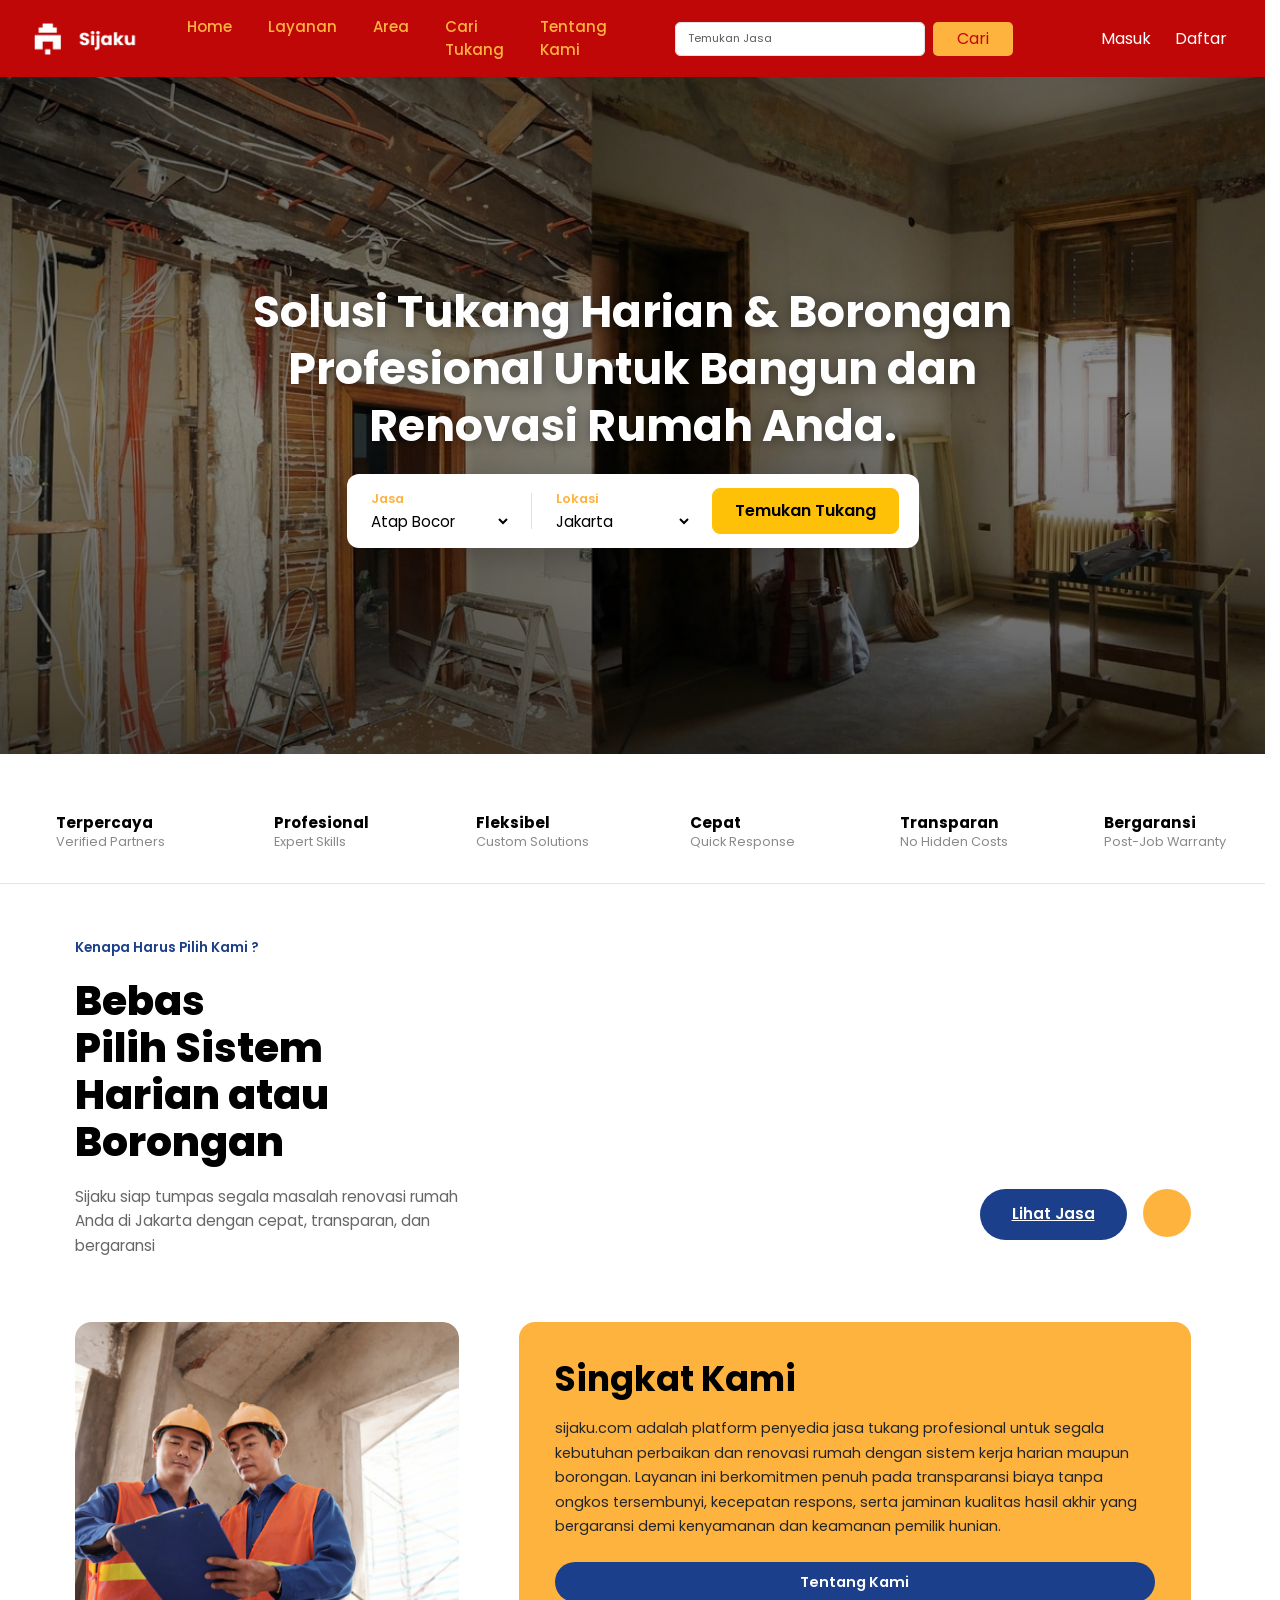
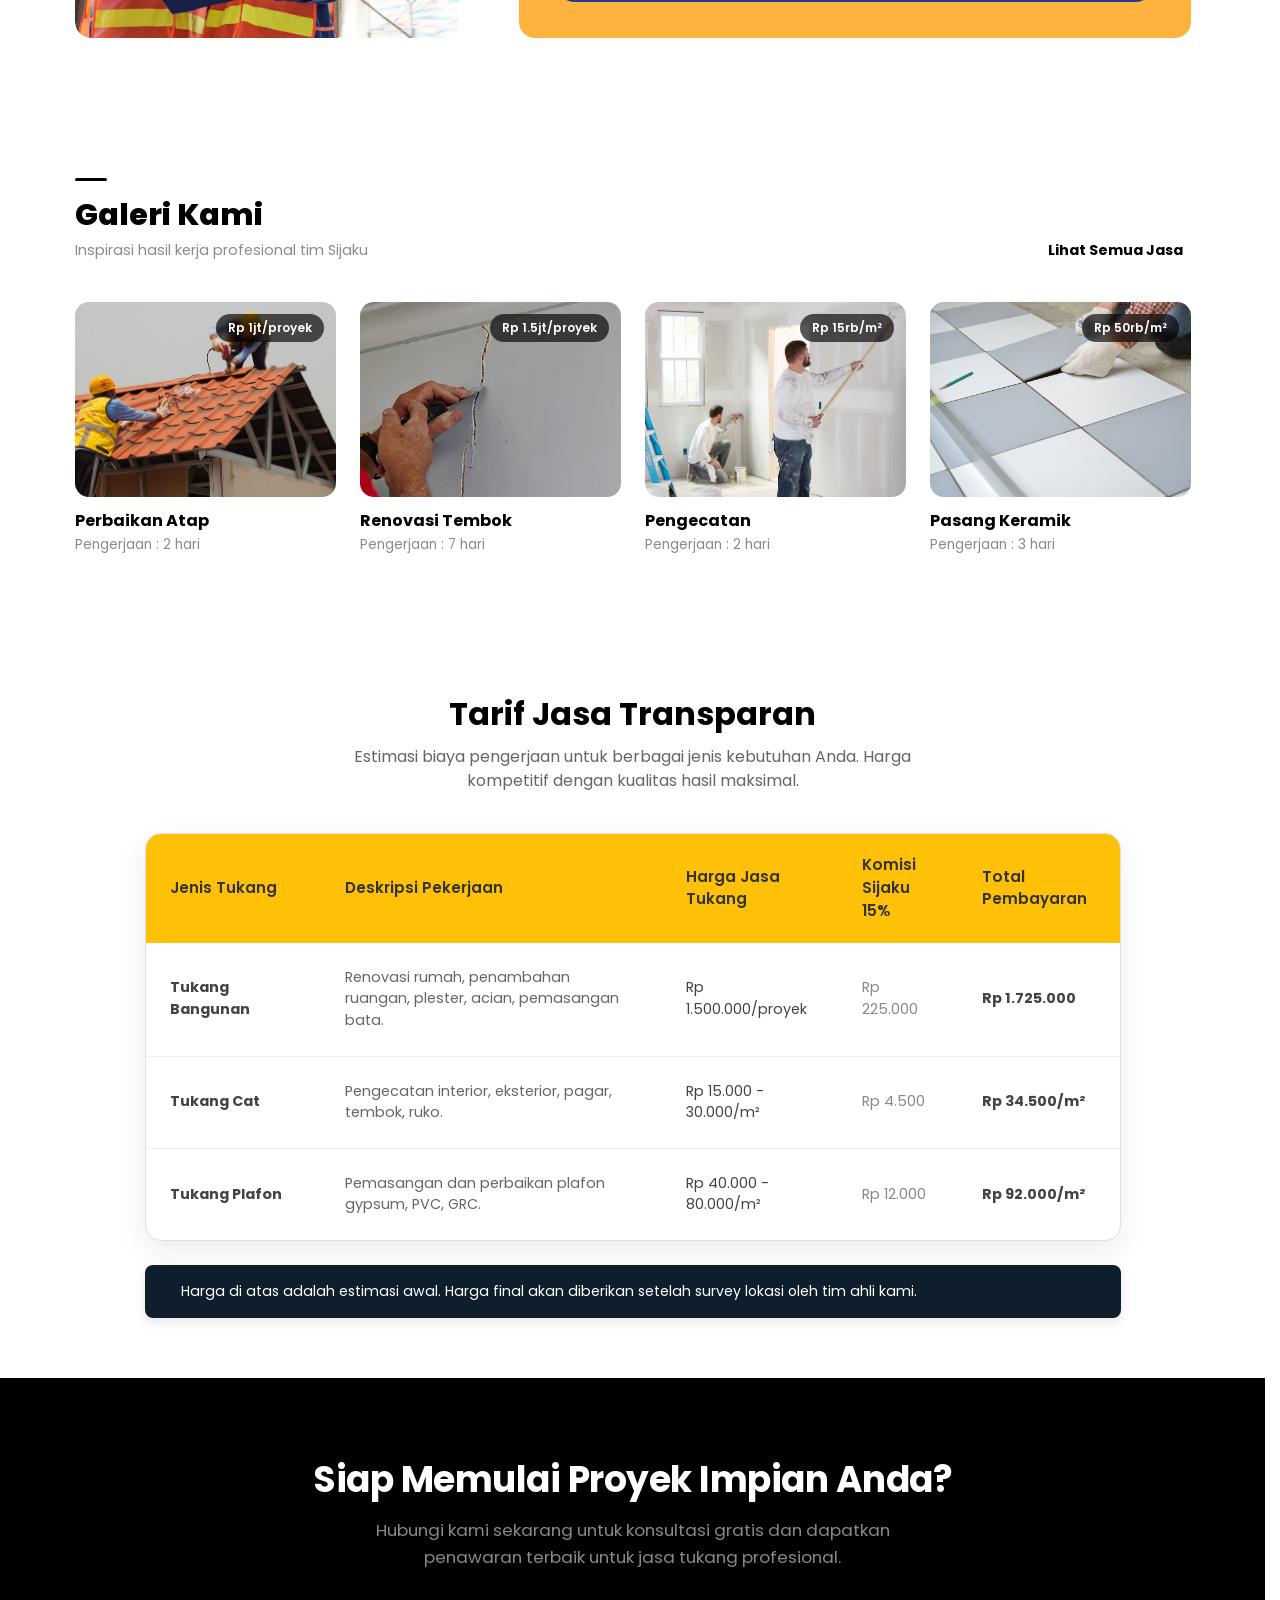
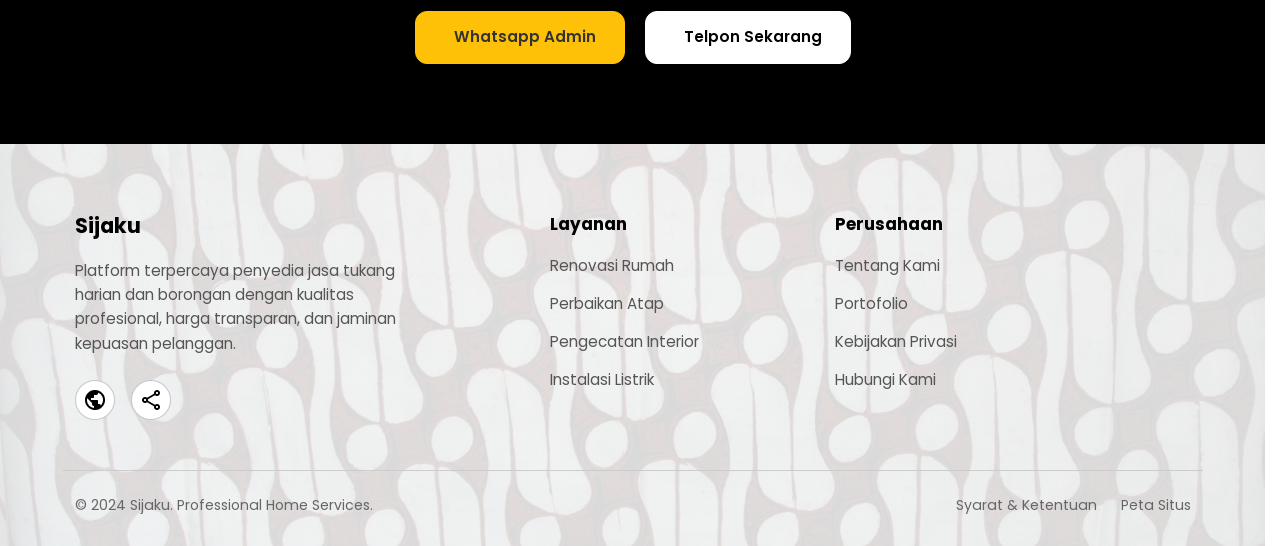
<file: index.html>
<!DOCTYPE html>
<html lang="en">

<head>
    <meta charset="UTF-8">
    <meta name="viewport" content="width=device-width, initial-scale=1.0">
    <title>Sijaku</title>

    <!-- Boostrep -->
    <link href="https://cdn.jsdelivr.net/npm/bootstrap@5.3.3/dist/css/bootstrap.min.css" rel="stylesheet">

    <!-- Font -->
    <link rel="preconnect" href="https://fonts.googleapis.com">
    <link rel="preconnect" href="https://fonts.gstatic.com" crossorigin>
    <link
        href="https://fonts.googleapis.com/css2?family=Poppins:ital,wght@0,100;0,200;0,300;0,400;0,500;0,600;0,700;0,800;0,900;1,100;1,200;1,300;1,400;1,500;1,600;1,700;1,800;1,900&display=swap"
        rel="stylesheet">

    <!-- CSS -->
    <link rel="stylesheet" href="style.css">

    <!-- icon -->
    <link rel="icon" href="images/Logo Tab Sijaku.png" type="image/png">
</head>

<body>
    <!-- Navbar -->
    <nav class="navbar navbar-expand-lg sticky-top">
        <div class="navbar-grid">

            <!-- Kiri: Logo -->
            <a class="navbar-brand" href="#">
                <img src="images/Sijaku Logo.png" alt="Logo" width="30" height="24">
            </a>

            <!-- Tombol Hamburger -->
            <button class="navbar-toggler" type="button" data-bs-toggle="collapse" data-bs-target="#navbarNavAltMarkup"
                aria-controls="navbarNavAltMarkup" aria-expanded="false" aria-label="Toggle navigation">
                <span class="navbar-toggler-icon"></span>
            </button>

            <!-- SEMUA (menu + search + masuk/daftar) ada DI DALAM sini -->
            <div class="collapse navbar-collapse justify-content-center" id="navbarNavAltMarkup">

                <div class="navbar-nav">
                    <a class="nav-link" href="index.html">Home</a>
                    <a class="nav-link" aria-current="page" href="layanan.html">Layanan</a>
                    <a class="nav-link" href="area.html">Area</a>
                    <a class="nav-link" href="cari_tukang.html">Cari Tukang</a>
                    <a class="nav-link" href="tentang.html">Tentang Kami</a>
                </div>

                <div class="nav-search d-flex align-items-center gap-5 navbar-actions">
                    <form class="d-flex" role="search">
                        <input class="searcing form-control me-2" type="search" placeholder="Temukan Jasa"
                            aria-label="Search" />
                        <button class="btn-search btn-outline-success" type="submit">Cari</button>
                    </form>

                    <div class="nav-login d-flex align-items-center gap-4">
                        <a href="#" class="btn-login">Masuk</a>
                        <a href="#" class="btn-register">Daftar</a>
                    </div>
                </div>

            </div>

        </div>
    </nav>
    <!-- Navbar -->

    <!-- Section Awal -->
    <section class="hero">
        <div class="hero-bg">
            <div class="hero-bg-slide active" style="background-image: url('images/Hero1.jpg');"></div>
            <div class="hero-bg-slide" style="background-image: url('images/Hero2.jfif');"></div>
            <div class="hero-bg-slide" style="background-image: url('images/Hero3.webp');"></div>
            <div class="hero-bg-slide" style="background-image: url('images/Hero4.jpg');"></div>
            <div class="hero-bg-slide" style="background-image: url('images/Hero5.jpeg');"></div>
        </div>

        <div class="hero-overlay"></div>

        <div class="hero-content container-fluid">
            <h1 class="hero-title">Solusi Tukang Harian & Borongan Profesional Untuk Bangun dan Renovasi Rumah Anda.
            </h1>

            <div class="hero-search">
                <div class="hero-search-field">
                    <label><i class="bi bi-tools"></i> Jasa</label>
                    <select class="hero-select">
                        <option>Atap Bocor</option>
                        <option>Renovasi Rumah</option>
                        <option>Bangun Baru</option>
                        <option>Cat Rumah</option>
                    </select>
                </div>

                <div class="hero-search-divider"></div>

                <div class="hero-search-field">
                    <label><i cl66ass="bi bi-geo-alt"></i> Lokasi</label>
                    <select class="hero-select">
                        <option>Jakarta</option>
                        <option>Semarang</option>
                        <option>Surabaya</option>
                        <option>Bandung</option>
                    </select>
                </div>

                <button type="button" class="btn btn-warning hero-search-btn">Temukan Tukang</button>
            </div>
        </div>
    </section>
    <!-- Section Awal -->

    <!-- Section Kedua -->
    <section class="kenapa-kami">

        <!-- Strip 6 fitur -->
        <div class="fitur-strip container-fluid">
            <div class="fitur-item">
                <i class="bi bi-patch-check"></i>
                <div>
                    <h4>Terpercaya</h4>
                    <p>Verified Partners</p>
                </div>
            </div>
            <div class="fitur-item">
                <i class="bi bi-award"></i>
                <div>
                    <h4>Profesional</h4>
                    <p>Expert Skills</p>
                </div>
            </div>
            <div class="fitur-item">
                <i class="bi bi-sliders"></i>
                <div>
                    <h4>Fleksibel</h4>
                    <p>Custom Solutions</p>
                </div>
            </div>
            <div class="fitur-item">
                <i class="bi bi-lightning-charge"></i>
                <div>
                    <h4>Cepat</h4>
                    <p>Quick Response</p>
                </div>
            </div>
            <div class="fitur-item">
                <i class="bi bi-eye"></i>
                <div>
                    <h4>Transparan</h4>
                    <p>No Hidden Costs</p>
                </div>
            </div>
            <div class="fitur-item">
                <i class="bi bi-shield-check"></i>
                <div>
                    <h4>Bergaransi</h4>
                    <p>Post-Job Warranty</p>
                </div>
            </div>
        </div>

        <!-- Konten utama -->
        <div class="kenapa-kami-main container">

            <div class="kenapa-kami-text">
                <h5 class="kenapa-kami-eyebrow">
                    Kenapa Harus Pilih Kami ?
                </h5>

                <h2 class="kenapa-kami-heading">
                    Bebas<br>
                    Pilih Sistem<br>
                    Harian atau Borongan
                </h2>

                <p class="kenapa-kami-desc">
                    Sijaku siap tumpas segala masalah renovasi rumah Anda di Jakarta dengan cepat, transparan, dan
                    bergaransi
                </p>

            </div>

            <div class="kenapa-kami-cta">
                <a href="layanan.html" class="btn-lihat-jasa">Lihat Jasa</a>
                <button type="button" class="btn-arrow" aria-label="Selanjutnya">
                    <i class="bi bi-arrow-right"></i>
                </button>
            </div>

            <div class="kenapa-kami-card">
                <h3>Singkat Kami</h3>
                <p>
                    sijaku.com adalah platform penyedia jasa tukang profesional untuk segala kebutuhan perbaikan dan
                    renovasi rumah dengan sistem kerja harian maupun borongan. Layanan ini berkomitmen penuh pada
                    transparansi biaya tanpa ongkos tersembunyi, kecepatan respons, serta jaminan kualitas hasil akhir
                    yang bergaransi demi kenyamanan dan keamanan pemilik hunian.
                </p>
                <button type="button" class="btn-tentang-kami">Tentang Kami</button>
            </div>

            <div class="kenapa-kami-image">
                <img src="images/Section2.jpg" alt="Tim Tukang Sijaku">
            </div>

        </div>
    </section>
    <!-- Section Kedua -->

    <!-- Section Ketiga -->
    <section class="gallery">
        <div class="gallery-header container">
            <div class="gallery-heading-group">
                <span class="eyebrow-line"></span>
                <h2>Galeri Kami</h2>
                <p>Inspirasi hasil kerja profesional tim Sijaku</p>
            </div>

            <a href="#" class="gallery-link">
                Lihat Semua Jasa <i class="bi bi-arrow-right"></i>
            </a>
        </div>

        <div class="gallery-grid container">

            <div class="gallery-card">
                <div class="gallery-img">
                    <img src="images/Perbaikan Atap.jpg" alt="Perbaikan Atap">
                    <span class="gallery-price">Rp 1jt/proyek</span>
                </div>
                <h4>Perbaikan Atap</h4>
                <p>Pengerjaan : 2 hari</p>
            </div>

            <div class="gallery-card">
                <div class="gallery-img">
                    <img src="images/Renovasi tembok.webp" alt="Renovasi Tembok">
                    <span class="gallery-price">Rp 1.5jt/proyek</span>
                </div>
                <h4>Renovasi Tembok</h4>
                <p>Pengerjaan : 7 hari</p>
            </div>

            <div class="gallery-card">
                <div class="gallery-img">
                    <img src="images/Pengecatan.jpg" alt="Pengecatan">
                    <span class="gallery-price">Rp 15rb/m²</span>
                </div>
                <h4>Pengecatan</h4>
                <p>Pengerjaan : 2 hari</p>
            </div>

            <div class="gallery-card">
                <div class="gallery-img">
                    <img src="images/Pasang Keramik.webp" alt="Pasang Keramik">
                    <span class="gallery-price">Rp 50rb/m²</span>
                </div>
                <h4>Pasang Keramik</h4>
                <p>Pengerjaan : 3 hari</p>
            </div>

        </div>
    </section>
    <!-- Section Ketiga -->

    <!-- Seciton Keempat -->
    <section class="pricing">
        <div class="pricing-header container-fluid">
            <h2>Tarif Jasa Transparan</h2>
            <p>Estimasi biaya pengerjaan untuk berbagai jenis kebutuhan Anda. Harga kompetitif dengan kualitas hasil
                maksimal.</p>
        </div>

        <div class="pricing-table-wrap container-fluid">
            <table class="pricing-table">
                <thead>
                    <tr>
                        <th>Jenis Tukang</th>
                        <th>Deskripsi Pekerjaan</th>
                        <th>Harga Jasa Tukang</th>
                        <th>Komisi Sijaku 15%</th>
                        <th>Total Pembayaran</th>
                    </tr>
                </thead>
                <tbody>
                    <tr>
                        <td class="pricing-name">Tukang Bangunan</td>
                        <td>Renovasi rumah, penambahan ruangan, plester, acian, pemasangan bata.</td>
                        <td>Rp 1.500.000/proyek</td>
                        <td>Rp 225.000</td>
                        <td class="pricing-total">Rp 1.725.000</td>
                    </tr>
                    <tr>
                        <td class="pricing-name">Tukang Cat</td>
                        <td>Pengecatan interior, eksterior, pagar, tembok, ruko.</td>
                        <td>Rp 15.000 - 30.000/m²</td>
                        <td>Rp 4.500</td>
                        <td class="pricing-total">Rp 34.500/m²</td>
                    </tr>
                    <tr>
                        <td class="pricing-name">Tukang Plafon</td>
                        <td>Pemasangan dan perbaikan plafon gypsum, PVC, GRC.</td>
                        <td>Rp 40.000 - 80.000/m²</td>
                        <td>Rp 12.000</td>
                        <td class="pricing-total">Rp 92.000/m²</td>
                    </tr>
                </tbody>
            </table>

            <div class="pricing-note">
                <i class="bi bi-info-circle-fill"></i>
                Harga di atas adalah estimasi awal. Harga final akan diberikan setelah survey lokasi oleh tim ahli kami.
            </div>
        </div>
    </section>
    <!-- Seciton Keempat -->

    <!-- Section Kelima -->
    <section class="cta-section">
        <div class="cta-container container-fluid">
            <h2>Siap Memulai Proyek Impian Anda?</h2>
            <p>Hubungi kami sekarang untuk konsultasi gratis dan dapatkan penawaran terbaik untuk jasa tukang
                profesional.</p>

            <div class="cta-buttons">
                <a href="#" class="btn-cta btn-whatsapp">
                    <i class="bi bi-chat-left-text-fill"></i> Whatsapp Admin
                </a>
                <a href="#" class="btn-cta btn-phone">
                    <i class="bi bi-telephone-fill"></i> Telpon Sekarang
                </a>
            </div>
        </div>
    </section>
    <!-- Section Kelima -->

    <!-- Footer -->
    <footer class="footer-section">

        <div class="footer-top container">
            <div class="row">
                <div class="col-md-5 footer-column brand-column">
                    <h3>Sijaku</h3>
                    <p>Platform terpercaya penyedia jasa tukang harian dan borongan dengan kualitas profesional, harga
                        transparan, dan jaminan kepuasan pelanggan.</p>

                    <img src="images/Sosial Media.png" alt="">
                </div>

                <div class="col-md-3 footer-column">
                    <h4>Layanan</h4>
                    <ul class="footer-links">
                        <li><a href="#">Renovasi Rumah</a></li>
                        <li><a href="#">Perbaikan Atap</a></li>
                        <li><a href="#">Pengecatan Interior</a></li>
                        <li><a href="#">Instalasi Listrik</a></li>
                    </ul>
                </div>

                <div class="col-md-4 footer-column">
                    <h4>Perusahaan</h4>
                    <ul class="footer-links">
                        <li><a href="#">Tentang Kami</a></li>
                        <li><a href="#">Portofolio</a></li>
                        <li><a href="#">Kebijakan Privasi</a></li>
                        <li><a href="#">Hubungi Kami</a></li>
                    </ul>
                </div>
            </div>
        </div>

        <div class="footer-bottom container">
            <div class="footer-bottom-wrap">
                <p class="copyright">&copy; 2024 Sijaku. Professional Home Services.</p>
                <div class="footer-legal">
                    <a href="#">Syarat & Ketentuan</a>
                    <a href="#">Peta Situs</a>
                </div>
            </div>
        </div>

        <div class="background-footer">
            <img src="images/Batik.webp" alt="Background Batik">
        </div>

    </footer>
    <!-- Footer -->

    <script src="script.js"></script>
    <script src="https://cdn.jsdelivr.net/npm/bootstrap@5.3.3/dist/js/bootstrap.bundle.min.js"></script>
</body>
</body>

</html>
</file>
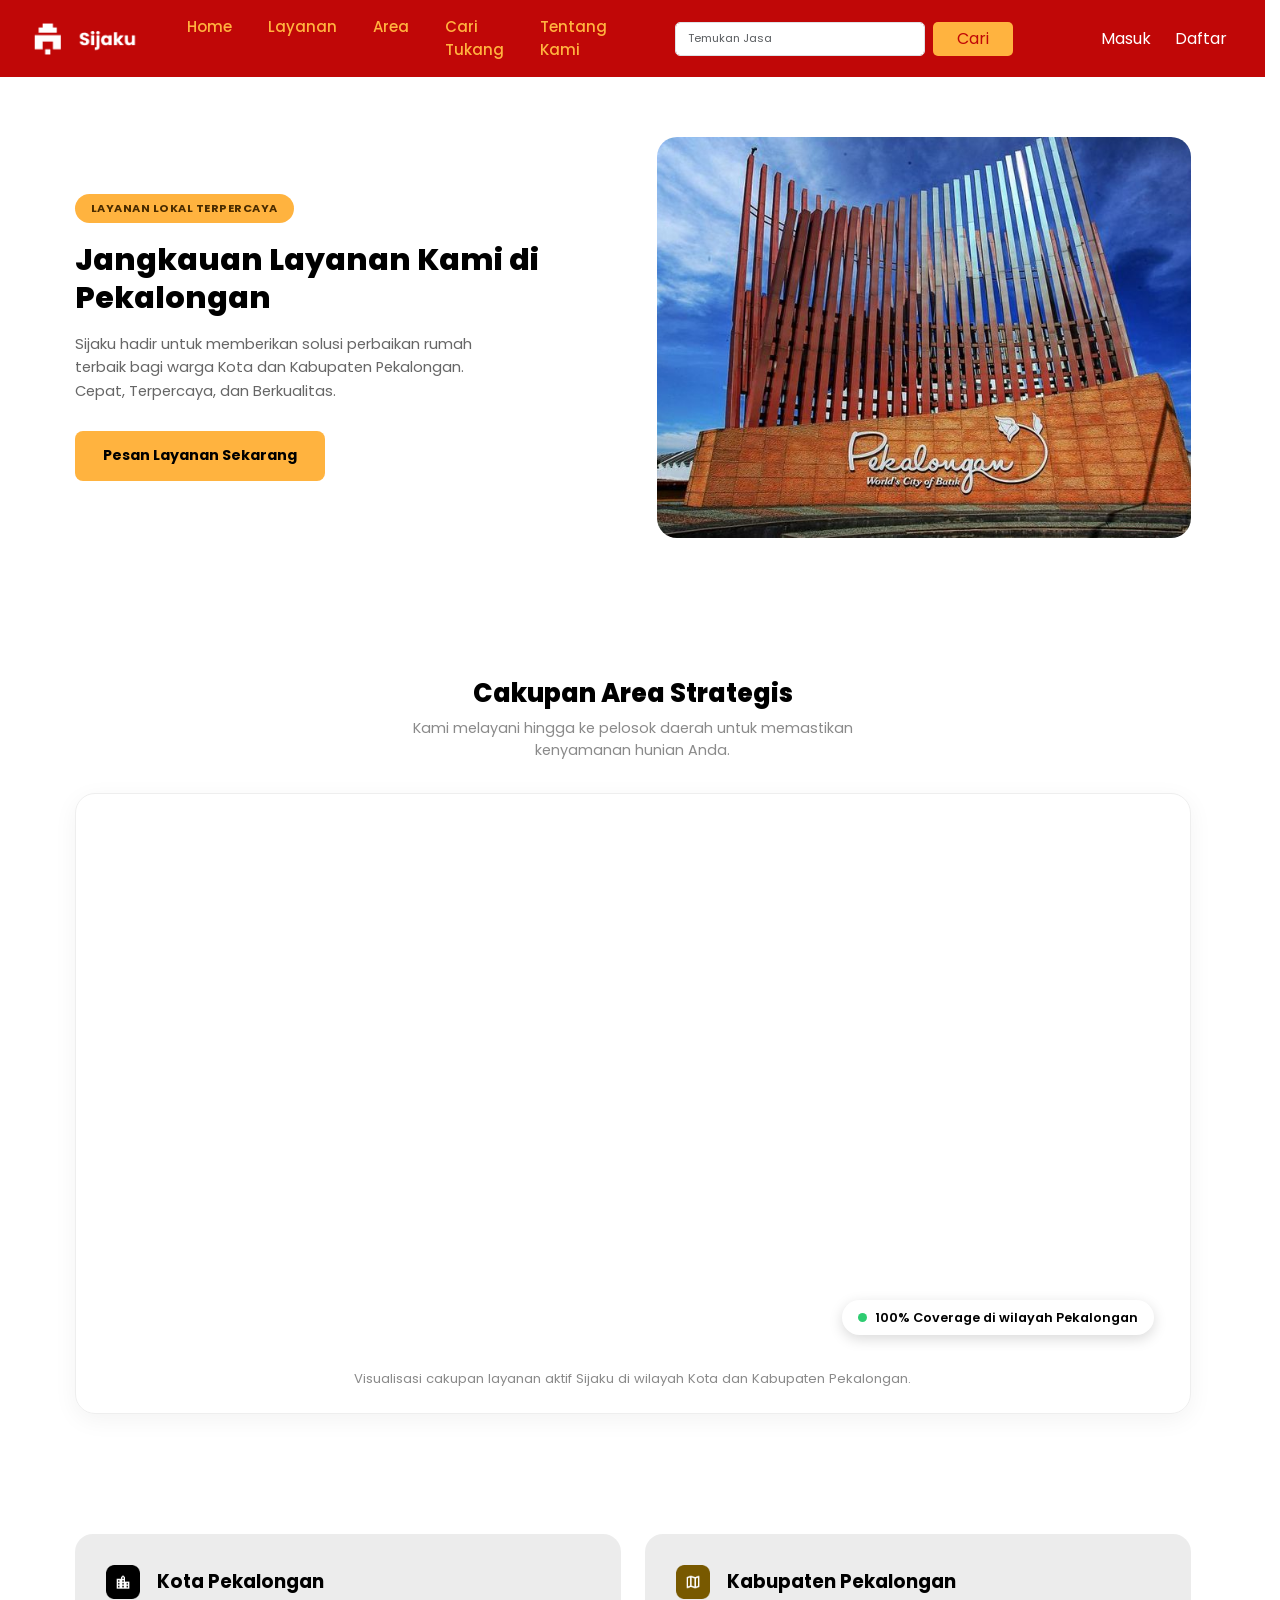
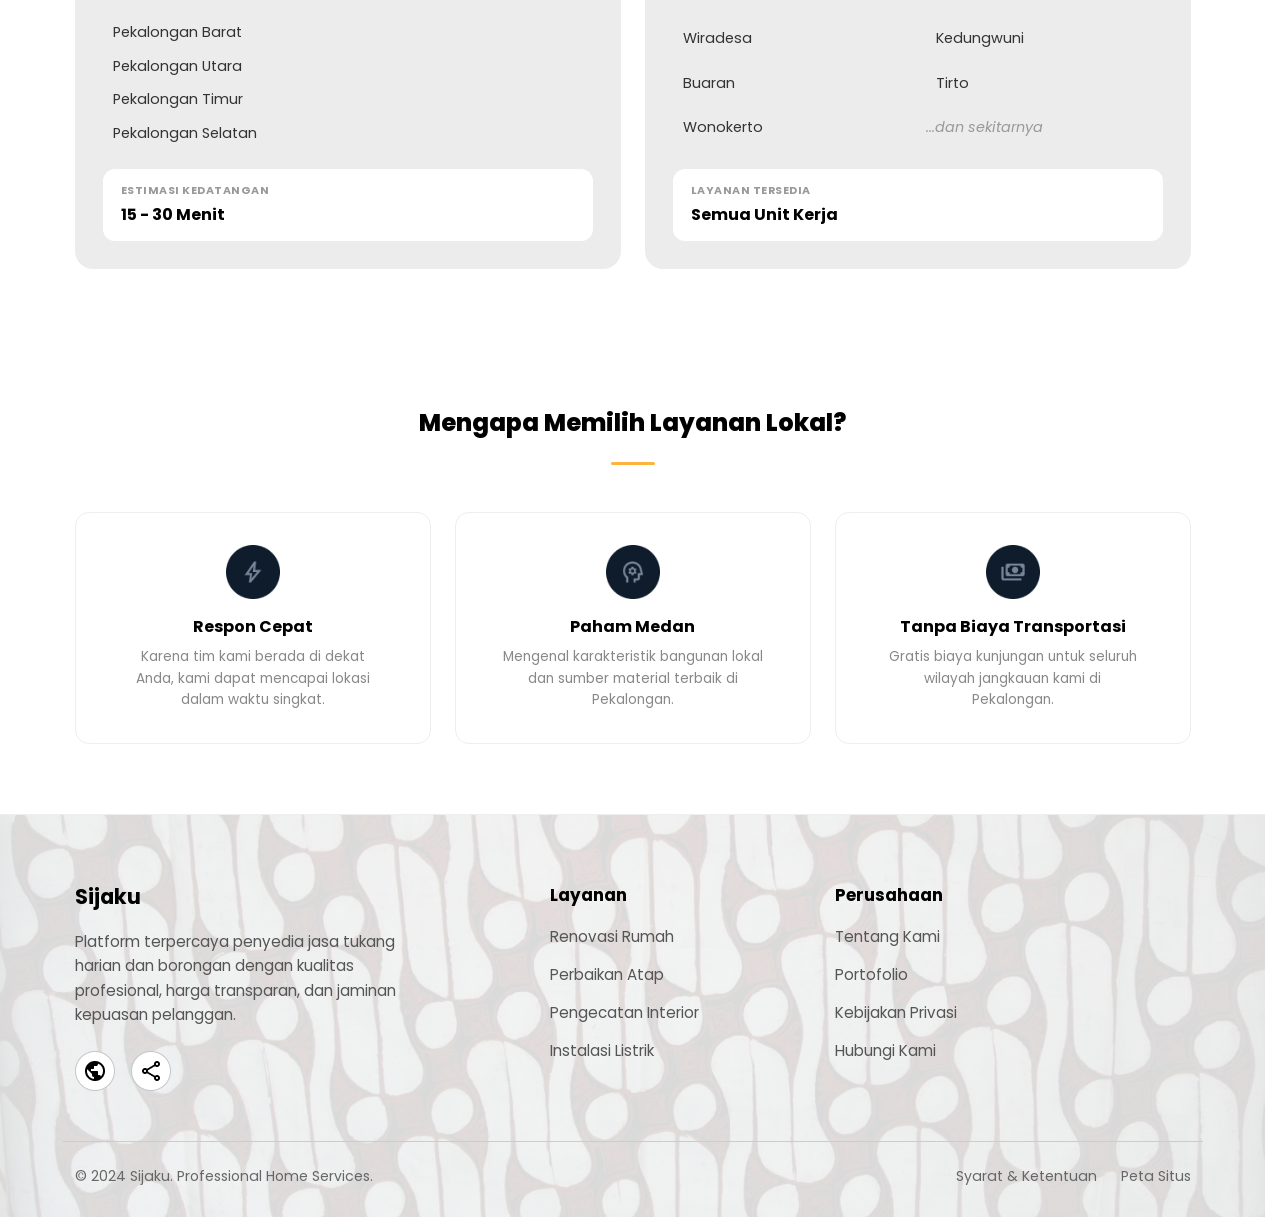
<file: area.html>
<!DOCTYPE html>
<html lang="en">

<head>
    <meta charset="UTF-8">
    <meta name="viewport" content="width=device-width, initial-scale=1.0">
    <title>Sijaku</title>

    <!-- Boostrep -->
    <link href="https://cdn.jsdelivr.net/npm/bootstrap@5.3.3/dist/css/bootstrap.min.css" rel="stylesheet">

    <!-- Font -->
    <link rel="preconnect" href="https://fonts.googleapis.com">
    <link rel="preconnect" href="https://fonts.gstatic.com" crossorigin>
    <link
        href="https://fonts.googleapis.com/css2?family=Poppins:ital,wght@0,100;0,200;0,300;0,400;0,500;0,600;0,700;0,800;0,900;1,100;1,200;1,300;1,400;1,500;1,600;1,700;1,800;1,900&display=swap"
        rel="stylesheet">

    <!-- CSS -->
    <link rel="stylesheet" href="style.css">

    <!-- icon -->
    <link rel="icon" href="images/Logo Tab Sijaku.png" type="image/png">
</head>

<body>
    <!-- Navbar -->
    <nav class="navbar navbar-expand-lg sticky-top">
        <div class="navbar-grid">

            <!-- Kiri: Logo -->
            <a class="navbar-brand" href="#">
                <img src="images/Sijaku Logo.png" alt="Logo" width="30" height="24">
            </a>

            <!-- Tombol Hamburger -->
            <button class="navbar-toggler" type="button" data-bs-toggle="collapse" data-bs-target="#navbarNavAltMarkup"
                aria-controls="navbarNavAltMarkup" aria-expanded="false" aria-label="Toggle navigation">
                <span class="navbar-toggler-icon"></span>
            </button>

            <!-- SEMUA (menu + search + masuk/daftar) ada DI DALAM sini -->
            <div class="collapse navbar-collapse justify-content-center" id="navbarNavAltMarkup">

                <div class="navbar-nav">
                    <a class="nav-link" href="index.html">Home</a>
                    <a class="nav-link" aria-current="page" href="layanan.html">Layanan</a>
                    <a class="nav-link" href="area.html">Area</a>
                    <a class="nav-link" href="cari_tukang.html">Cari Tukang</a>
                    <a class="nav-link" href="tentang.html">Tentang Kami</a>
                </div>

                <div class="nav-search d-flex align-items-center gap-5 navbar-actions">
                    <form class="d-flex" role="search">
                        <input class="searcing form-control me-2" type="search" placeholder="Temukan Jasa"
                            aria-label="Search" />
                        <button class="btn-search btn-outline-success" type="submit">Cari</button>
                    </form>

                    <div class="nav-login d-flex align-items-center gap-4">
                        <a href="#" class="btn-login">Masuk</a>
                        <a href="#" class="btn-register">Daftar</a>
                    </div>
                </div>

            </div>

        </div>
    </nav>
    <!-- Navbar -->


    <!-- Section 1 -->
    <section class="area-coverage">
        <div class="area-coverage-wrap container">
            <div class="area-coverage-grid">

                <div class="area-coverage-text">
                    <span class="area-badge">LAYANAN LOKAL TERPERCAYA</span>
                    <h2>Jangkauan Layanan Kami di Pekalongan</h2>
                    <p>Sijaku hadir untuk memberikan solusi perbaikan rumah terbaik bagi warga Kota dan Kabupaten
                        Pekalongan. Cepat, Terpercaya, dan Berkualitas.</p>
                    <a href="layanan.html" class="btn-pesan-layanan">Pesan Layanan Sekarang</a>
                </div>

                <div class="area-coverage-image">
                    <img src="images/Banner-Pekalongan.jpg" alt="Kota Pekalongan">
                </div>

            </div>
        </div>
    </section>
    <!-- Section 1 -->

    <!-- Section 2 maps -->
    <section class="coverage-map-section">
        <div class="coverage-header container">
            <h2>Cakupan Area Strategis</h2>
            <p>Kami melayani hingga ke pelosok daerah untuk memastikan kenyamanan hunian Anda.</p>
        </div>

        <div class="coverage-map-wrap container">
            <div class="coverage-map-card">

                <div class="coverage-map-frame">
                    <iframe src="https://www.google.com/maps?q=Pekalongan,+Jawa+Tengah&output=embed" width="100%"
                        height="100%" style="border:0;" allowfullscreen="" loading="lazy"
                        referrerpolicy="no-referrer-when-downgrade">
                    </iframe>

                    <div class="coverage-badge">
                        <span class="dot"></span>
                        100% Coverage di wilayah Pekalongan
                    </div>
                </div>

                <p class="coverage-caption">Visualisasi cakupan layanan aktif Sijaku di wilayah Kota dan Kabupaten
                    Pekalongan.</p>

            </div>
        </div>
    </section>
    <!-- Section 2 maps -->

    <!-- Section 3 -->
    <section class="area-cards-section">
        <div class="area-cards-wrap container">
            <div class="area-cards-grid">

                <div class="area-card">
                    <div class="area-card-header">
                        <div class="area-card-icon icon-black">
                            <img src="images/Icon-Kota.png" alt="icon-kota">
                        </div>
                        <h3>Kota Pekalongan</h3>
                    </div>

                    <ul class="area-card-list">
                        <li><i class="bi bi-check-circle-fill"></i> Pekalongan Barat</li>
                        <li><i class="bi bi-check-circle-fill"></i> Pekalongan Utara</li>
                        <li><i class="bi bi-check-circle-fill"></i> Pekalongan Timur</li>
                        <li><i class="bi bi-check-circle-fill"></i> Pekalongan Selatan</li>
                    </ul>

                    <div class="area-card-footer">
                        <span class="footer-label">ESTIMASI KEDATANGAN</span>
                        <span class="footer-value">15 - 30 Menit</span>
                    </div>
                </div>

                <div class="area-card">
                    <div class="area-card-header">
                        <div class="area-card-icon icon-gold">
                            <img src="images/Icon-Kabupaten.png" alt="icon-kabupaten">
                        </div>
                        <h3>Kabupaten Pekalongan</h3>
                    </div>

                    <ul class="area-card-list two-col">
                        <li><i class="bi bi-check-circle-fill"></i> Wiradesa</li>
                        <li><i class="bi bi-check-circle-fill"></i> Kedungwuni</li>
                        <li><i class="bi bi-check-circle-fill"></i> Buaran</li>
                        <li><i class="bi bi-check-circle-fill"></i> Tirto</li>
                        <li><i class="bi bi-check-circle-fill"></i> Wonokerto</li>
                        <li class="muted">...dan sekitarnya</li>
                    </ul>

                    <div class="area-card-footer">
                        <span class="footer-label">LAYANAN TERSEDIA</span>
                        <span class="footer-value">Semua Unit Kerja</span>
                    </div>
                </div>

            </div>
        </div>
    </section>
    <!-- Section 3 -->

    <!-- Section 4 -->
    <section class="why-local-section">
        <div class="why-local-header container">
            <h2>Mengapa Memilih Layanan Lokal?</h2>
            <span class="heading-underline"></span>
        </div>

        <div class="why-local-wrap container">
            <div class="why-local-grid">

                <div class="why-local-card">
                    <div class="why-local-icon">
                        <img src="images/Cepat.png" alt="Respon Cepat">
                    </div>
                    <h4>Respon Cepat</h4>
                    <p>Karena tim kami berada di dekat Anda, kami dapat mencapai lokasi dalam waktu singkat.</p>
                </div>

                <div class="why-local-card">
                    <div class="why-local-icon">
                        <img src="images/Paham.png" alt="Paham Medan">
                    </div>
                    <h4>Paham Medan</h4>
                    <p>Mengenal karakteristik bangunan lokal dan sumber material terbaik di Pekalongan.</p>
                </div>

                <div class="why-local-card">
                    <div class="why-local-icon">
                        <img src="images/Ongkir.png" alt="Tanpa Biaya Transportasi">
                    </div>
                    <h4>Tanpa Biaya Transportasi</h4>
                    <p>Gratis biaya kunjungan untuk seluruh wilayah jangkauan kami di Pekalongan.</p>
                </div>

            </div>
        </div>
    </section>
    <!-- Section 4 -->

    <!-- Footer -->
    <footer class="footer-section">

        <div class="footer-top container">
            <div class="row">
                <div class="col-md-5 footer-column brand-column">
                    <h3>Sijaku</h3>
                    <p>Platform terpercaya penyedia jasa tukang harian dan borongan dengan kualitas profesional, harga
                        transparan, dan jaminan kepuasan pelanggan.</p>

                    <img src="images/Sosial Media.png" alt="">
                </div>

                <div class="col-md-3 footer-column">
                    <h4>Layanan</h4>
                    <ul class="footer-links">
                        <li><a href="#">Renovasi Rumah</a></li>
                        <li><a href="#">Perbaikan Atap</a></li>
                        <li><a href="#">Pengecatan Interior</a></li>
                        <li><a href="#">Instalasi Listrik</a></li>
                    </ul>
                </div>

                <div class="col-md-4 footer-column">
                    <h4>Perusahaan</h4>
                    <ul class="footer-links">
                        <li><a href="#">Tentang Kami</a></li>
                        <li><a href="#">Portofolio</a></li>
                        <li><a href="#">Kebijakan Privasi</a></li>
                        <li><a href="#">Hubungi Kami</a></li>
                    </ul>
                </div>
            </div>
        </div>

        <div class="footer-bottom container">
            <div class="footer-bottom-wrap">
                <p class="copyright">&copy; 2024 Sijaku. Professional Home Services.</p>
                <div class="footer-legal">
                    <a href="#">Syarat & Ketentuan</a>
                    <a href="#">Peta Situs</a>
                </div>
            </div>
        </div>

        <div class="background-footer">
            <img src="images/Batik.webp" alt="Background Batik">
        </div>

    </footer>
    <!-- Footer -->
    <script src="https://cdn.jsdelivr.net/npm/bootstrap@5.3.3/dist/js/bootstrap.bundle.min.js"></script>
</body>
</body>

</html>
</file>
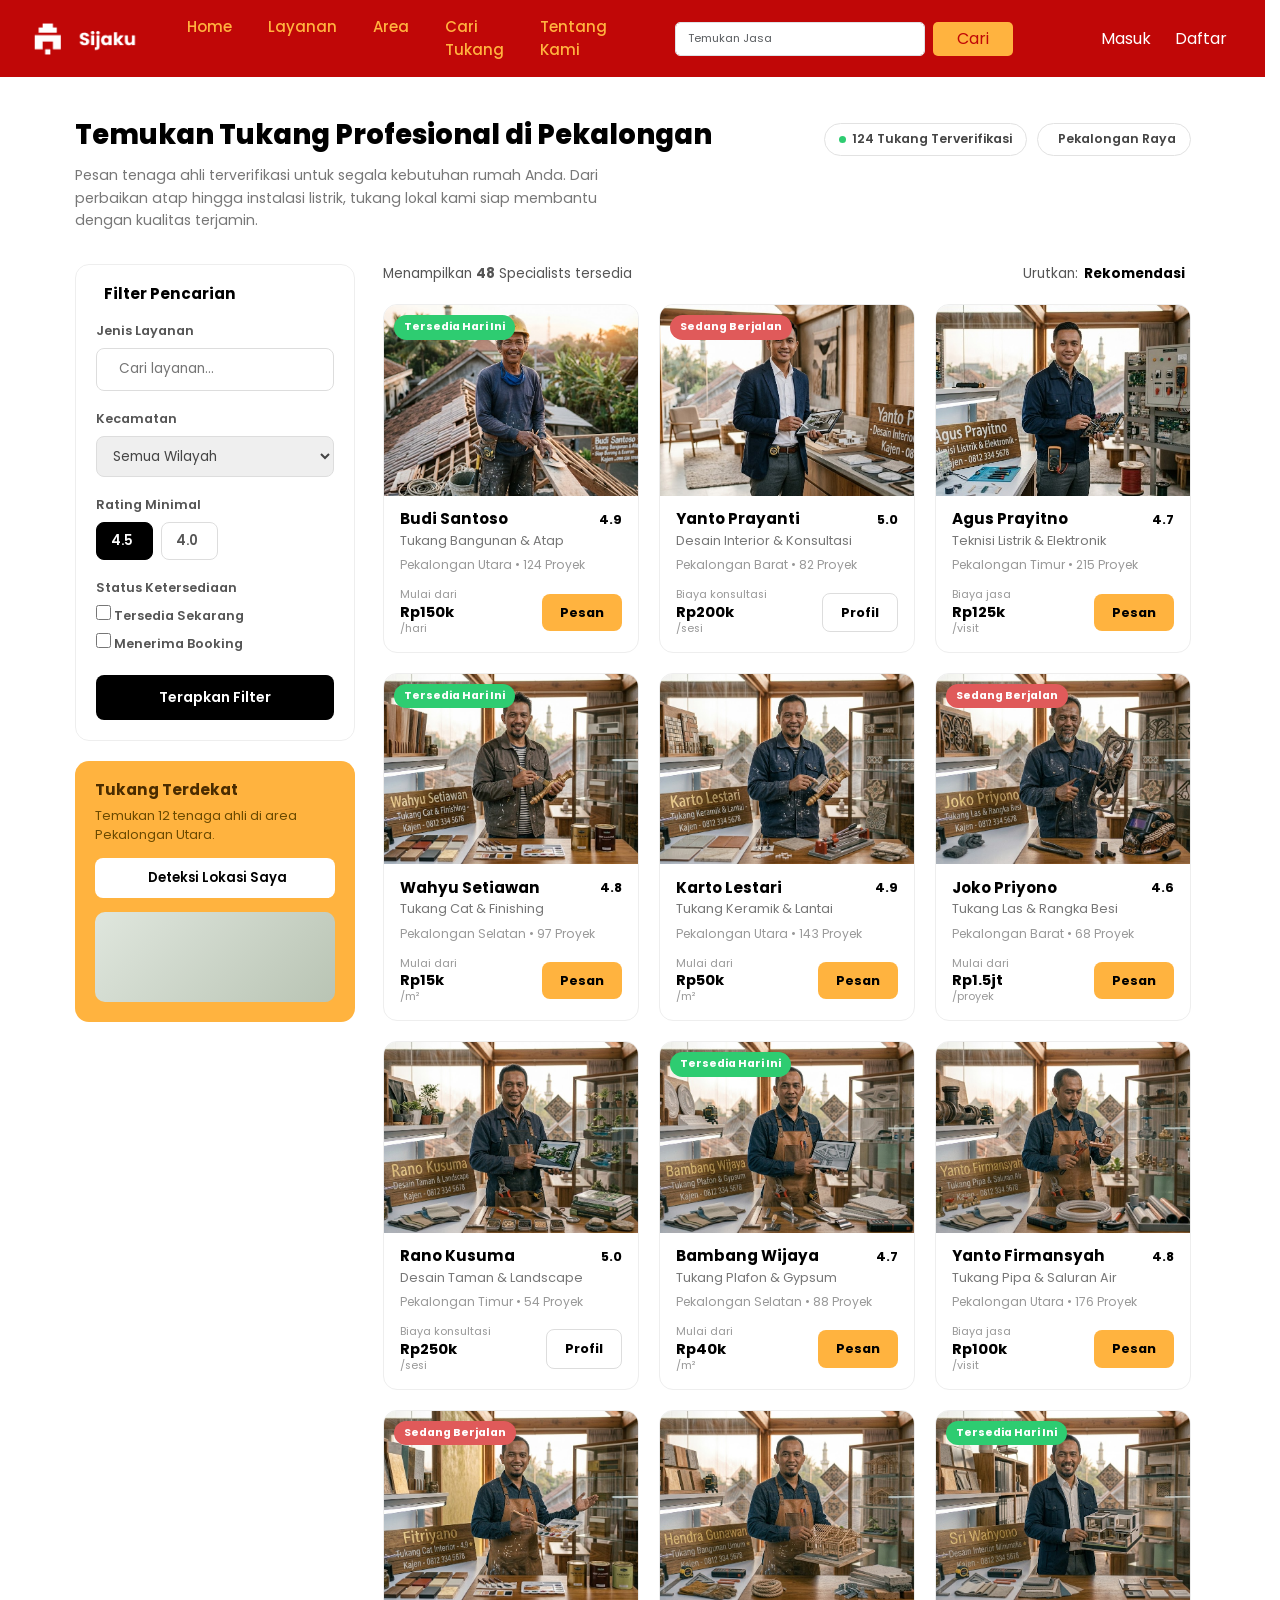
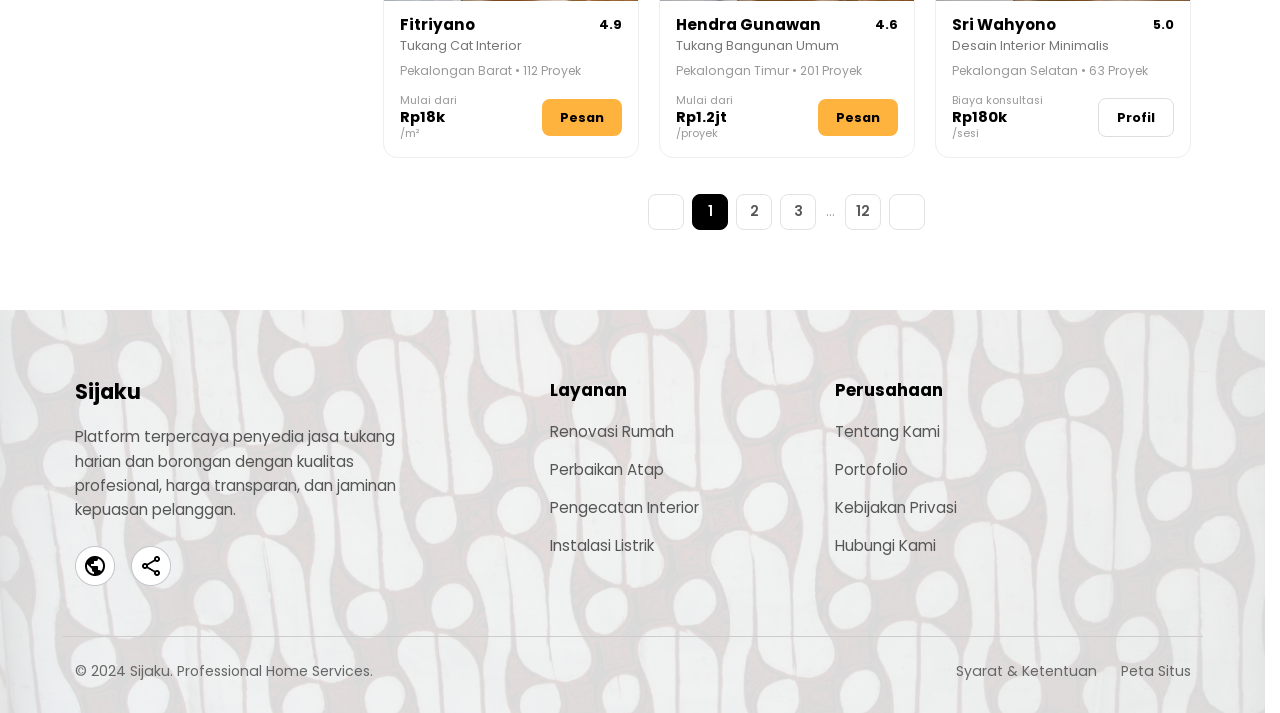
<file: cari_tukang.html>
<!DOCTYPE html>
<html lang="en">

<head>
    <meta charset="UTF-8">
    <meta name="viewport" content="width=device-width, initial-scale=1.0">
    <title>Sijaku</title>

    <!-- Boostrep -->
    <link href="https://cdn.jsdelivr.net/npm/bootstrap@5.3.3/dist/css/bootstrap.min.css" rel="stylesheet">

    <!-- Font -->
    <link rel="preconnect" href="https://fonts.googleapis.com">
    <link rel="preconnect" href="https://fonts.gstatic.com" crossorigin>
    <link
        href="https://fonts.googleapis.com/css2?family=Poppins:ital,wght@0,100;0,200;0,300;0,400;0,500;0,600;0,700;0,800;0,900;1,100;1,200;1,300;1,400;1,500;1,600;1,700;1,800;1,900&display=swap"
        rel="stylesheet">

    <!-- CSS -->
    <link rel="stylesheet" href="style.css">

    <!-- icon -->
    <link rel="icon" href="images/Logo Tab Sijaku.png" type="image/png">
</head>

<body>
    <!-- Navbar -->
    <nav class="navbar navbar-expand-lg sticky-top">
        <div class="navbar-grid">

            <!-- Kiri: Logo -->
            <a class="navbar-brand" href="#">
                <img src="images/Sijaku Logo.png" alt="Logo" width="30" height="24">
            </a>

            <!-- Tombol Hamburger -->
            <button class="navbar-toggler" type="button" data-bs-toggle="collapse" data-bs-target="#navbarNavAltMarkup"
                aria-controls="navbarNavAltMarkup" aria-expanded="false" aria-label="Toggle navigation">
                <span class="navbar-toggler-icon"></span>
            </button>

            <!-- SEMUA (menu + search + masuk/daftar) ada DI DALAM sini -->
            <div class="collapse navbar-collapse justify-content-center" id="navbarNavAltMarkup">

                <div class="navbar-nav">
                    <a class="nav-link" href="index.html">Home</a>
                    <a class="nav-link" aria-current="page" href="layanan.html">Layanan</a>
                    <a class="nav-link" href="area.html">Area</a>
                    <a class="nav-link" href="cari_tukang.html">Cari Tukang</a>
                    <a class="nav-link" href="tentang.html">Tentang Kami</a>
                </div>

                <div class="nav-search d-flex align-items-center gap-5 navbar-actions">
                    <form class="d-flex" role="search">
                        <input class="searcing form-control me-2" type="search" placeholder="Temukan Jasa"
                            aria-label="Search" />
                        <button class="btn-search btn-outline-success" type="submit">Cari</button>
                    </form>

                    <div class="nav-login d-flex align-items-center gap-4">
                        <a href="#" class="btn-login">Masuk</a>
                        <a href="#" class="btn-register">Daftar</a>
                    </div>
                </div>

            </div>

        </div>
    </nav>
    <!-- Navbar -->


    <!-- Section full -->
    <section class="find-tukang">
        <div class="find-tukang-wrap container">

            <!-- Header -->
            <div class="find-header">
                <div class="find-header-text">
                    <h1>Temukan Tukang Profesional di Pekalongan</h1>
                    <p>Pesan tenaga ahli terverifikasi untuk segala kebutuhan rumah Anda. Dari perbaikan atap hingga
                        instalasi listrik, tukang lokal kami siap membantu dengan kualitas terjamin.</p>
                </div>
                <div class="find-header-badges">
                    <span class="badge-outline"><span class="dot green"></span> 124 Tukang Terverifikasi</span>
                    <span class="badge-outline"><i class="bi bi-geo-alt"></i> Pekalongan Raya</span>
                </div>
            </div>

            <div class="find-tukang-body">

                <!-- Sidebar filter -->
                <aside class="find-sidebar">
                    <div class="filter-card">
                        <h4><i class="bi bi-sliders"></i> Filter Pencarian</h4>

                        <div class="filter-group">
                            <label>Jenis Layanan</label>
                            <div class="filter-search">
                                <i class="bi bi-search"></i>
                                <input type="text" placeholder="Cari layanan...">
                            </div>
                        </div>

                        <div class="filter-group">
                            <label>Kecamatan</label>
                            <select>
                                <option>Semua Wilayah</option>
                                <option>Pekalongan Utara</option>
                                <option>Pekalongan Barat</option>
                                <option>Pekalongan Timur</option>
                                <option>Pekalongan Selatan</option>
                            </select>
                        </div>

                        <div class="filter-group">
                            <label>Rating Minimal</label>
                            <div class="filter-pill-row">
                                <button type="button" class="filter-pill active">4.5 <i
                                        class="bi bi-star-fill"></i></button>
                                <button type="button" class="filter-pill">4.0 <i class="bi bi-star-fill"></i></button>
                            </div>
                        </div>

                        <div class="filter-group">
                            <label>Status Ketersediaan</label>
                            <label class="filter-check">
                                <input type="checkbox"> Tersedia Sekarang
                            </label>
                            <label class="filter-check">
                                <input type="checkbox"> Menerima Booking
                            </label>
                        </div>

                        <button type="button" class="btn-terapkan">Terapkan Filter</button>
                    </div>

                    <div class="nearby-card">
                        <h4>Tukang Terdekat</h4>
                        <p>Temukan 12 tenaga ahli di area Pekalongan Utara.</p>
                        <button type="button" class="btn-deteksi">
                            <i class="bi bi-geo-alt-fill"></i> Deteksi Lokasi Saya
                        </button>
                        <div class="nearby-map">
                            <iframe src="https://www.google.com/maps?q=Pekalongan+Utara,+Pekalongan&output=embed"
                                width="100%" height="100%" style="border:0;" allowfullscreen="" loading="lazy"
                                referrerpolicy="no-referrer-when-downgrade">
                            </iframe>
                        </div>
                    </div>
                </aside>

                <!-- Konten utama -->
                <div class="find-main">

                    <div class="find-toolbar">
                        <p class="find-count">Menampilkan <strong>48</strong> Specialists tersedia</p>
                        <div class="find-sort">
                            Urutkan: <span>Rekomendasi</span> <i class="bi bi-chevron-down"></i>
                        </div>
                    </div>

                    <div class="tukang-grid">

                        <div class="tukang-card">
                            <div class="tukang-img">
                                <span class="tukang-badge available">Tersedia Hari Ini</span>
                                <img src="images/Budi Santoso.jfif" alt="Budi Santoso">
                            </div>
                            <div class="tukang-body">
                                <div class="tukang-name-row">
                                    <h5>Budi Santoso</h5>
                                    <span class="tukang-rating"><i class="bi bi-star-fill"></i> 4.9</span>
                                </div>
                                <p class="tukang-role">Tukang Bangunan &amp; Atap</p>
                                <p class="tukang-meta"><i class="bi bi-geo-alt"></i> Pekalongan Utara &bull; 124 Proyek
                                </p>
                                <div class="tukang-footer">
                                    <div class="tukang-price"><span>Mulai dari</span>Rp150k<span>/hari</span></div>
                                    <button type="button" class="btn-pesan-tukang">Pesan</button>
                                </div>
                            </div>
                        </div>

                        <div class="tukang-card">
                            <div class="tukang-img">
                                <span class="tukang-badge busy">Sedang Berjalan</span>
                                <img src="images/Yanto Prayanti.jfif" alt="Siti Aminah">
                            </div>
                            <div class="tukang-body">
                                <div class="tukang-name-row">
                                    <h5>Yanto Prayanti</h5>
                                    <span class="tukang-rating"><i class="bi bi-star-fill"></i> 5.0</span>
                                </div>
                                <p class="tukang-role">Desain Interior &amp; Konsultasi</p>
                                <p class="tukang-meta"><i class="bi bi-geo-alt"></i> Pekalongan Barat &bull; 82 Proyek
                                </p>
                                <div class="tukang-footer">
                                    <div class="tukang-price"><span>Biaya konsultasi</span>Rp200k<span>/sesi</span>
                                    </div>
                                    <button type="button" class="btn-pesan-tukang outline">Profil</button>
                                </div>
                            </div>
                        </div>

                        <div class="tukang-card">
                            <div class="tukang-img">
                                <img src="images/Agus Prayitno.jfif" alt="Agus Prayitno">
                            </div>
                            <div class="tukang-body">
                                <div class="tukang-name-row">
                                    <h5>Agus Prayitno</h5>
                                    <span class="tukang-rating"><i class="bi bi-star-fill"></i> 4.7</span>
                                </div>
                                <p class="tukang-role">Teknisi Listrik &amp; Elektronik</p>
                                <p class="tukang-meta"><i class="bi bi-geo-alt"></i> Pekalongan Timur &bull; 215 Proyek
                                </p>
                                <div class="tukang-footer">
                                    <div class="tukang-price"><span>Biaya jasa</span>Rp125k<span>/visit</span></div>
                                    <button type="button" class="btn-pesan-tukang">Pesan</button>
                                </div>
                            </div>
                        </div>

                        <div class="tukang-card">
                            <div class="tukang-img">
                                <span class="tukang-badge available">Tersedia Hari Ini</span>
                                <img src="images/Wahyu Setiawan.jfif" alt="Wahyu Setiawan">
                            </div>
                            <div class="tukang-body">
                                <div class="tukang-name-row">
                                    <h5>Wahyu Setiawan</h5>
                                    <span class="tukang-rating"><i class="bi bi-star-fill"></i> 4.8</span>
                                </div>
                                <p class="tukang-role">Tukang Cat &amp; Finishing</p>
                                <p class="tukang-meta"><i class="bi bi-geo-alt"></i> Pekalongan Selatan &bull; 97 Proyek
                                </p>
                                <div class="tukang-footer">
                                    <div class="tukang-price"><span>Mulai dari</span>Rp15k<span>/m&sup2;</span></div>
                                    <button type="button" class="btn-pesan-tukang">Pesan</button>
                                </div>
                            </div>
                        </div>

                        <div class="tukang-card">
                            <div class="tukang-img">
                                <img src="images/Karto Lestari.jfif" alt="Dewi Lestari">
                            </div>
                            <div class="tukang-body">
                                <div class="tukang-name-row">
                                    <h5>Karto Lestari</h5>
                                    <span class="tukang-rating"><i class="bi bi-star-fill"></i> 4.9</span>
                                </div>
                                <p class="tukang-role">Tukang Keramik &amp; Lantai</p>
                                <p class="tukang-meta"><i class="bi bi-geo-alt"></i> Pekalongan Utara &bull; 143 Proyek
                                </p>
                                <div class="tukang-footer">
                                    <div class="tukang-price"><span>Mulai dari</span>Rp50k<span>/m&sup2;</span></div>
                                    <button type="button" class="btn-pesan-tukang">Pesan</button>
                                </div>
                            </div>
                        </div>

                        <div class="tukang-card">
                            <div class="tukang-img">
                                <span class="tukang-badge busy">Sedang Berjalan</span>
                                <img src="images/Joko Priyono.jfif" alt="Joko Priyono">
                            </div>
                            <div class="tukang-body">
                                <div class="tukang-name-row">
                                    <h5>Joko Priyono</h5>
                                    <span class="tukang-rating"><i class="bi bi-star-fill"></i> 4.6</span>
                                </div>
                                <p class="tukang-role">Tukang Las &amp; Rangka Besi</p>
                                <p class="tukang-meta"><i class="bi bi-geo-alt"></i> Pekalongan Barat &bull; 68 Proyek
                                </p>
                                <div class="tukang-footer">
                                    <div class="tukang-price"><span>Mulai dari</span>Rp1.5jt<span>/proyek</span></div>
                                    <button type="button" class="btn-pesan-tukang">Pesan</button>
                                </div>
                            </div>
                        </div>

                        <div class="tukang-card">
                            <div class="tukang-img">
                                <img src="images/Rano Kusuma.jfif" alt="Rina Kusuma">
                            </div>
                            <div class="tukang-body">
                                <div class="tukang-name-row">
                                    <h5>Rano Kusuma</h5>
                                    <span class="tukang-rating"><i class="bi bi-star-fill"></i> 5.0</span>
                                </div>
                                <p class="tukang-role">Desain Taman &amp; Landscape</p>
                                <p class="tukang-meta"><i class="bi bi-geo-alt"></i> Pekalongan Timur &bull; 54 Proyek
                                </p>
                                <div class="tukang-footer">
                                    <div class="tukang-price"><span>Biaya konsultasi</span>Rp250k<span>/sesi</span>
                                    </div>
                                    <button type="button" class="btn-pesan-tukang outline">Profil</button>
                                </div>
                            </div>
                        </div>

                        <div class="tukang-card">
                            <div class="tukang-img">
                                <span class="tukang-badge available">Tersedia Hari Ini</span>
                                <img src="images/Bambang Wijaya.jfif" alt="Bambang Wijaya">
                            </div>
                            <div class="tukang-body">
                                <div class="tukang-name-row">
                                    <h5>Bambang Wijaya</h5>
                                    <span class="tukang-rating"><i class="bi bi-star-fill"></i> 4.7</span>
                                </div>
                                <p class="tukang-role">Tukang Plafon &amp; Gypsum</p>
                                <p class="tukang-meta"><i class="bi bi-geo-alt"></i> Pekalongan Selatan &bull; 88 Proyek
                                </p>
                                <div class="tukang-footer">
                                    <div class="tukang-price"><span>Mulai dari</span>Rp40k<span>/m&sup2;</span></div>
                                    <button type="button" class="btn-pesan-tukang">Pesan</button>
                                </div>
                            </div>
                        </div>

                        <div class="tukang-card">
                            <div class="tukang-img">
                                <img src="images/Yanto Firmansyah.jfif" alt="Yanto Firmansyah">
                            </div>
                            <div class="tukang-body">
                                <div class="tukang-name-row">
                                    <h5>Yanto Firmansyah</h5>
                                    <span class="tukang-rating"><i class="bi bi-star-fill"></i> 4.8</span>
                                </div>
                                <p class="tukang-role">Tukang Pipa &amp; Saluran Air</p>
                                <p class="tukang-meta"><i class="bi bi-geo-alt"></i> Pekalongan Utara &bull; 176 Proyek
                                </p>
                                <div class="tukang-footer">
                                    <div class="tukang-price"><span>Biaya jasa</span>Rp100k<span>/visit</span></div>
                                    <button type="button" class="btn-pesan-tukang">Pesan</button>
                                </div>
                            </div>
                        </div>

                        <div class="tukang-card">
                            <div class="tukang-img">
                                <span class="tukang-badge busy">Sedang Berjalan</span>
                                <img src="images/Fitriyano.jfif" alt="Fitriani">
                            </div>
                            <div class="tukang-body">
                                <div class="tukang-name-row">
                                    <h5>Fitriyano</h5>
                                    <span class="tukang-rating"><i class="bi bi-star-fill"></i> 4.9</span>
                                </div>
                                <p class="tukang-role">Tukang Cat Interior</p>
                                <p class="tukang-meta"><i class="bi bi-geo-alt"></i> Pekalongan Barat &bull; 112 Proyek
                                </p>
                                <div class="tukang-footer">
                                    <div class="tukang-price"><span>Mulai dari</span>Rp18k<span>/m&sup2;</span></div>
                                    <button type="button" class="btn-pesan-tukang">Pesan</button>
                                </div>
                            </div>
                        </div>

                        <div class="tukang-card">
                            <div class="tukang-img">
                                <img src="images/Hendra Gunawan.jfif" alt="Hendra Gunawan">
                            </div>
                            <div class="tukang-body">
                                <div class="tukang-name-row">
                                    <h5>Hendra Gunawan</h5>
                                    <span class="tukang-rating"><i class="bi bi-star-fill"></i> 4.6</span>
                                </div>
                                <p class="tukang-role">Tukang Bangunan Umum</p>
                                <p class="tukang-meta"><i class="bi bi-geo-alt"></i> Pekalongan Timur &bull; 201 Proyek
                                </p>
                                <div class="tukang-footer">
                                    <div class="tukang-price"><span>Mulai dari</span>Rp1.2jt<span>/proyek</span></div>
                                    <button type="button" class="btn-pesan-tukang">Pesan</button>
                                </div>
                            </div>
                        </div>

                        <div class="tukang-card">
                            <div class="tukang-img">
                                <span class="tukang-badge available">Tersedia Hari Ini</span>
                                <img src="images/Sri Wahyono.jfif" alt="Sri Wahyuni">
                            </div>
                            <div class="tukang-body">
                                <div class="tukang-name-row">
                                    <h5>Sri Wahyono</h5>
                                    <span class="tukang-rating"><i class="bi bi-star-fill"></i> 5.0</span>
                                </div>
                                <p class="tukang-role">Desain Interior Minimalis</p>
                                <p class="tukang-meta"><i class="bi bi-geo-alt"></i> Pekalongan Selatan &bull; 63 Proyek
                                </p>
                                <div class="tukang-footer">
                                    <div class="tukang-price"><span>Biaya konsultasi</span>Rp180k<span>/sesi</span>
                                    </div>
                                    <button type="button" class="btn-pesan-tukang outline">Profil</button>
                                </div>
                            </div>
                        </div>

                    </div>

                    <!-- Pagination -->
                    <div class="tukang-pagination">
                        <button type="button" class="page-btn" aria-label="Sebelumnya"><i
                                class="bi bi-chevron-left"></i></button>
                        <button type="button" class="page-btn active">1</button>
                        <button type="button" class="page-btn">2</button>
                        <button type="button" class="page-btn">3</button>
                        <span class="page-dots">...</span>
                        <button type="button" class="page-btn">12</button>
                        <button type="button" class="page-btn" aria-label="Selanjutnya"><i
                                class="bi bi-chevron-right"></i></button>
                    </div>

                </div>
            </div>
        </div>
    </section>
    <!-- Section full -->

    <!-- Footer -->
    <footer class="footer-section">

        <div class="footer-top container">
            <div class="row">
                <div class="col-md-5 footer-column brand-column">
                    <h3>Sijaku</h3>
                    <p>Platform terpercaya penyedia jasa tukang harian dan borongan dengan kualitas profesional, harga
                        transparan, dan jaminan kepuasan pelanggan.</p>

                    <img src="images/Sosial Media.png" alt="">
                </div>

                <div class="col-md-3 footer-column">
                    <h4>Layanan</h4>
                    <ul class="footer-links">
                        <li><a href="#">Renovasi Rumah</a></li>
                        <li><a href="#">Perbaikan Atap</a></li>
                        <li><a href="#">Pengecatan Interior</a></li>
                        <li><a href="#">Instalasi Listrik</a></li>
                    </ul>
                </div>

                <div class="col-md-4 footer-column">
                    <h4>Perusahaan</h4>
                    <ul class="footer-links">
                        <li><a href="#">Tentang Kami</a></li>
                        <li><a href="#">Portofolio</a></li>
                        <li><a href="#">Kebijakan Privasi</a></li>
                        <li><a href="#">Hubungi Kami</a></li>
                    </ul>
                </div>
            </div>
        </div>

        <div class="footer-bottom container">
            <div class="footer-bottom-wrap">
                <p class="copyright">&copy; 2024 Sijaku. Professional Home Services.</p>
                <div class="footer-legal">
                    <a href="#">Syarat & Ketentuan</a>
                    <a href="#">Peta Situs</a>
                </div>
            </div>
        </div>

        <div class="background-footer">
            <img src="images/Batik.webp" alt="Background Batik">
        </div>

    </footer>
    <!-- Footer -->
    <script src="https://cdn.jsdelivr.net/npm/bootstrap@5.3.3/dist/js/bootstrap.bundle.min.js"></script>
</body>
</body>

</html>
</file>
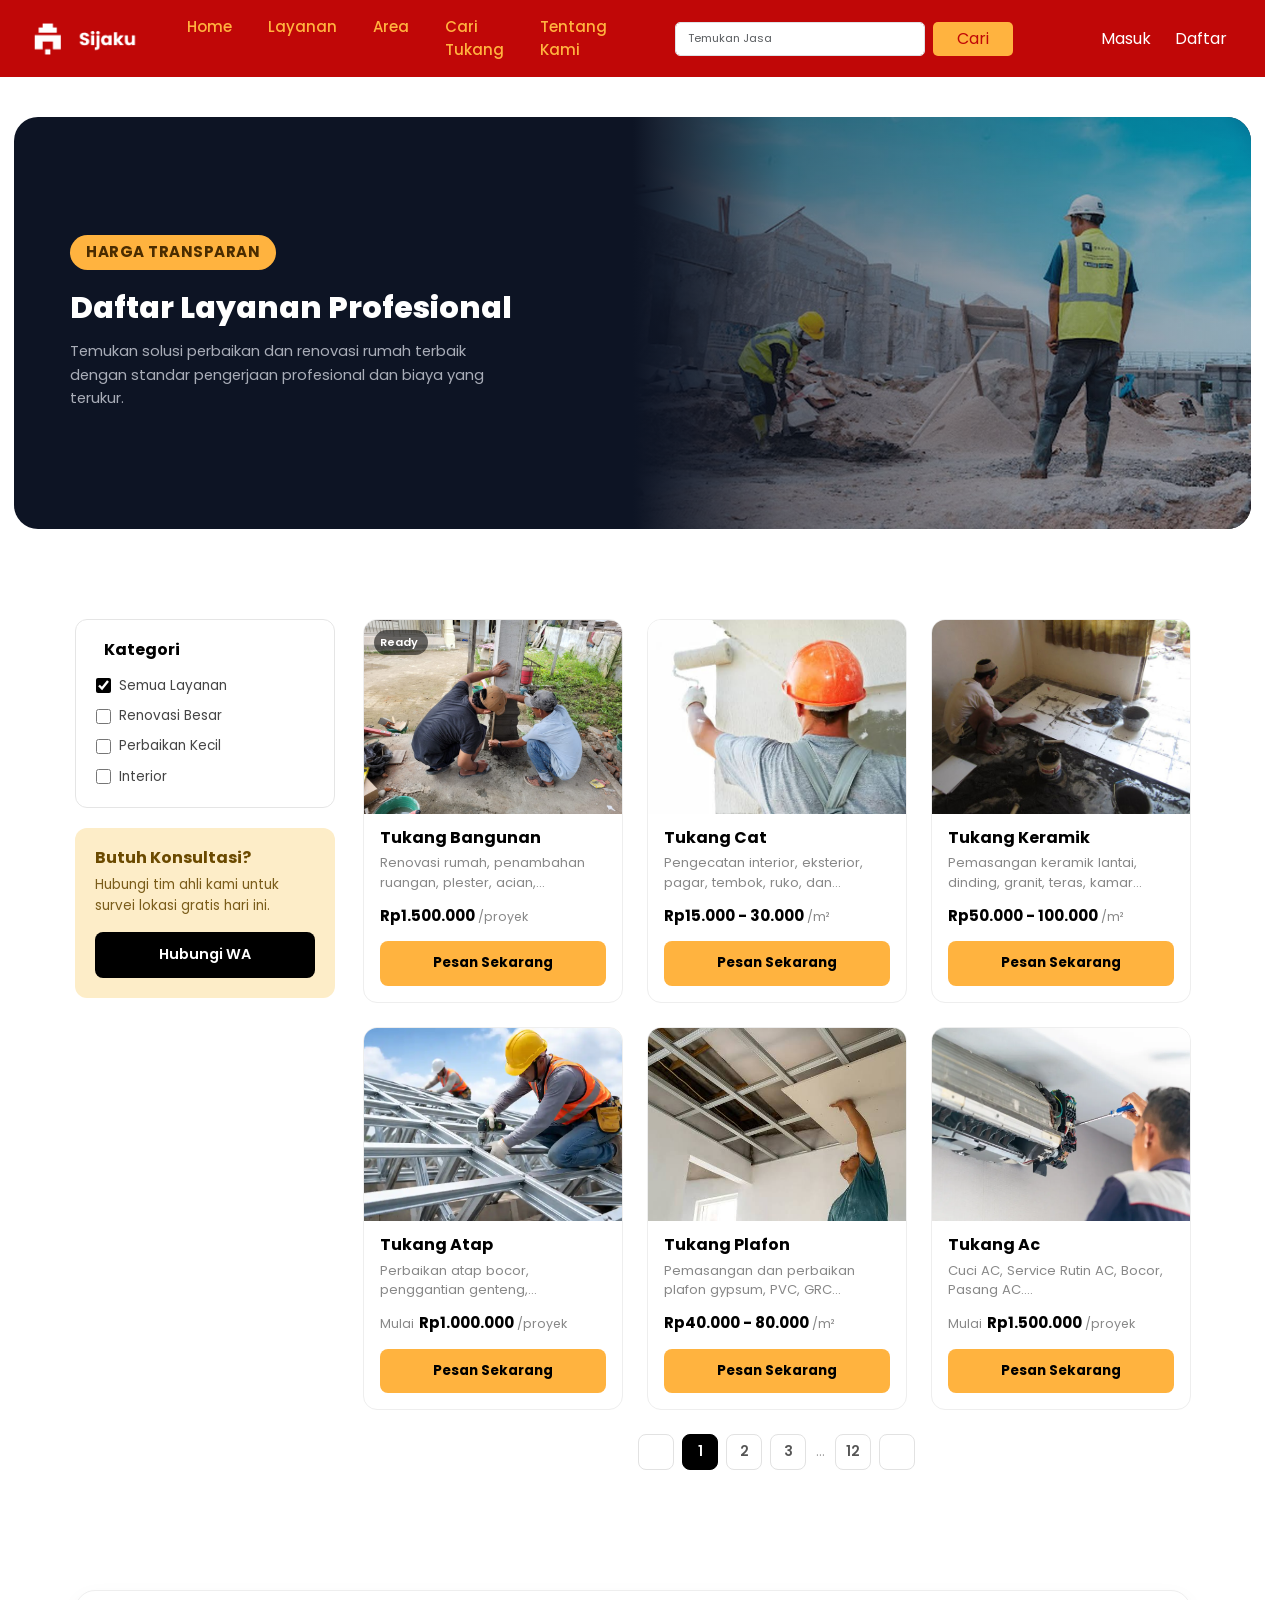
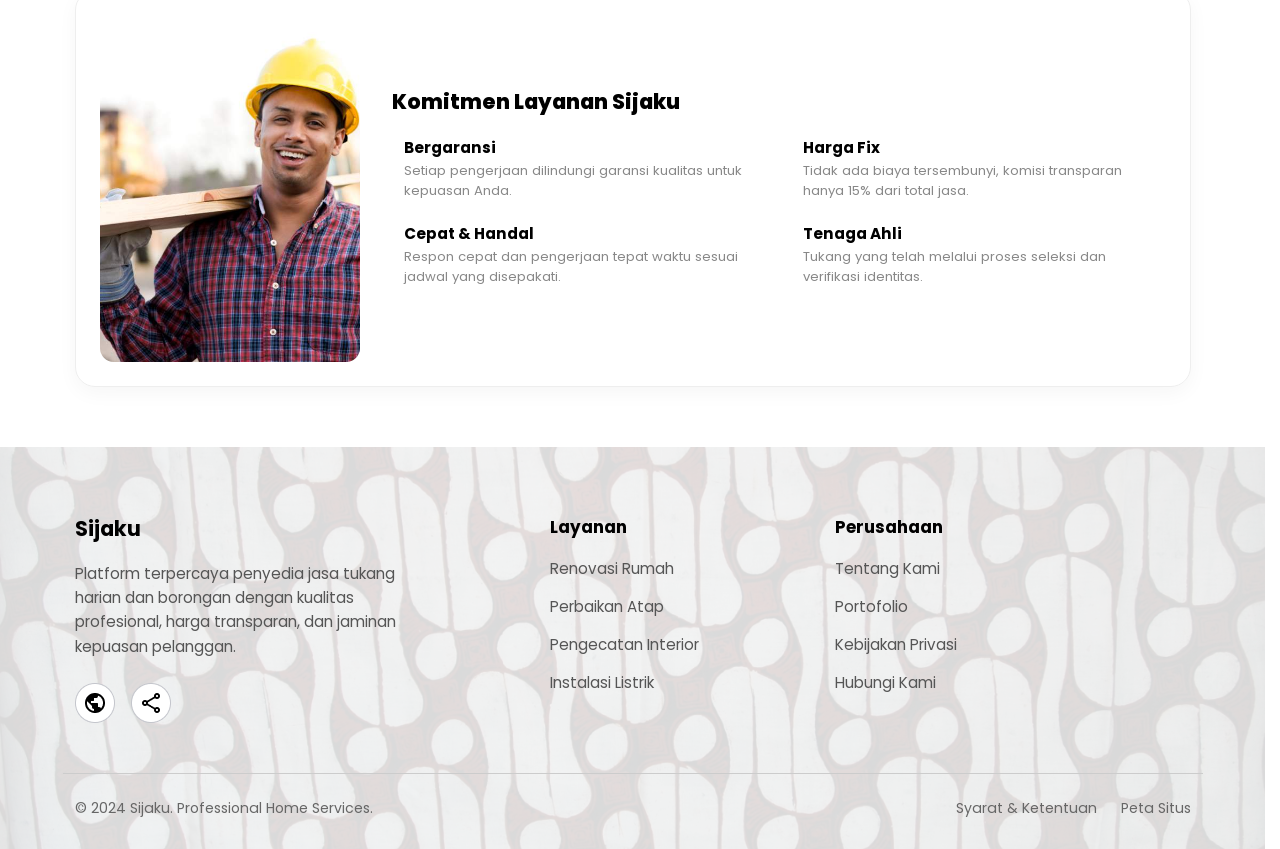
<file: layanan.html>
<!DOCTYPE html>
<html lang="en">

<head>
    <meta charset="UTF-8">
    <meta name="viewport" content="width=device-width, initial-scale=1.0">
    <title>Sijaku</title>

    <!-- Boostrep -->
    <link href="https://cdn.jsdelivr.net/npm/bootstrap@5.3.3/dist/css/bootstrap.min.css" rel="stylesheet">

    <!-- Font -->
    <link rel="preconnect" href="https://fonts.googleapis.com">
    <link rel="preconnect" href="https://fonts.gstatic.com" crossorigin>
    <link
        href="https://fonts.googleapis.com/css2?family=Poppins:ital,wght@0,100;0,200;0,300;0,400;0,500;0,600;0,700;0,800;0,900;1,100;1,200;1,300;1,400;1,500;1,600;1,700;1,800;1,900&display=swap"
        rel="stylesheet">

    <!-- CSS -->
    <link rel="stylesheet" href="style.css">

    <!-- icon -->
    <link rel="icon" href="images/Logo Tab Sijaku.png" type="image/png">
</head>

<body>
    <!-- Navbar -->
    <nav class="navbar navbar-expand-lg sticky-top">
        <div class="navbar-grid">

            <!-- Kiri: Logo -->
            <a class="navbar-brand" href="#">
                <img src="images/Sijaku Logo.png" alt="Logo" width="30" height="24">
            </a>

            <!-- Tombol Hamburger -->
            <button class="navbar-toggler" type="button" data-bs-toggle="collapse" data-bs-target="#navbarNavAltMarkup"
                aria-controls="navbarNavAltMarkup" aria-expanded="false" aria-label="Toggle navigation">
                <span class="navbar-toggler-icon"></span>
            </button>

            <!-- SEMUA (menu + search + masuk/daftar) ada DI DALAM sini -->
            <div class="collapse navbar-collapse justify-content-center" id="navbarNavAltMarkup">

                <div class="navbar-nav">
                    <a class="nav-link" href="index.html">Home</a>
                    <a class="nav-link" aria-current="page" href="layanan.html">Layanan</a>
                    <a class="nav-link" href="area.html">Area</a>
                    <a class="nav-link" href="cari_tukang.html">Cari Tukang</a>
                    <a class="nav-link" href="tentang.html">Tentang Kami</a>
                </div>

                <div class="nav-search d-flex align-items-center gap-5 navbar-actions">
                    <form class="d-flex" role="search">
                        <input class="searcing form-control me-2" type="search" placeholder="Temukan Jasa"
                            aria-label="Search" />
                        <button class="btn-search btn-outline-success" type="submit">Cari</button>
                    </form>

                    <div class="nav-login d-flex align-items-center gap-4">
                        <a href="#" class="btn-login">Masuk</a>
                        <a href="#" class="btn-register">Daftar</a>
                    </div>
                </div>

            </div>

        </div>
    </nav>
    <!-- Navbar -->


    <!-- Section 1 -->
    <section class="service-banner">
        <div class="service-banner-wrap container-fluid">
            <div class="service-banner-inner">

                <div class="service-banner-text">
                    <span class="service-badge">HARGA TRANSPARAN</span>
                    <h2>Daftar Layanan Profesional</h2>
                    <p>Temukan solusi perbaikan dan renovasi rumah terbaik dengan standar pengerjaan profesional dan
                        biaya yang terukur.</p>
                </div>

                <div class="service-banner-image">
                    <img src="images/Tukang1.jpg" alt="Tukang Profesional">
                </div>

            </div>
        </div>
    </section>
    <!-- Section 1 -->

    <!-- Section 2 -->
    <section class="services-list">
        <div class="services-list-wrap container">
            <div class="services-list-grid">

                <!-- Sidebar kiri -->
                <aside class="services-sidebar">
                    <div class="sidebar-filter">
                        <h4><i class="bi bi-sliders"></i> Kategori</h4>
                        <label class="filter-check">
                            <input type="checkbox" checked> Semua Layanan
                        </label>
                        <label class="filter-check">
                            <input type="checkbox"> Renovasi Besar
                        </label>
                        <label class="filter-check">
                            <input type="checkbox"> Perbaikan Kecil
                        </label>
                        <label class="filter-check">
                            <input type="checkbox"> Interior
                        </label>
                    </div>

                    <div class="sidebar-consult">
                        <h4>Butuh Konsultasi?</h4>
                        <p>Hubungi tim ahli kami untuk survei lokasi gratis hari ini.</p>
                        <button type="button" class="btn-wa">Hubungi WA</button>
                    </div>
                </aside>

                <!-- Grid kartu layanan -->
                <div class="services-grid">

                    <div class="service-card">
                        <div class="service-card-img">
                            <span class="badge-ready"><i class="bi bi-dot"></i> Ready</span>
                            <img src="images/Tukang2.jpeg" alt="Tukang Bangunan">
                        </div>
                        <h5>Tukang Bangunan</h5>
                        <p>Renovasi rumah, penambahan ruangan, plester, acian,...</p>
                        <div class="service-price">Rp1.500.000 <span>/proyek</span></div>
                        <button type="button" class="btn-pesan">Pesan Sekarang</button>
                    </div>

                    <div class="service-card">
                        <div class="service-card-img">
                            <img src="images/Tukang3.jfif" alt="Tukang Cat">
                        </div>
                        <h5>Tukang Cat</h5>
                        <p>Pengecatan interior, eksterior, pagar, tembok, ruko, dan...</p>
                        <div class="service-price">Rp15.000 - 30.000 <span>/m²</span></div>
                        <button type="button" class="btn-pesan">Pesan Sekarang</button>
                    </div>

                    <div class="service-card">
                        <div class="service-card-img">
                            <img src="images/Tukang4.jpg" alt="Tukang Keramik">
                        </div>
                        <h5>Tukang Keramik</h5>
                        <p>Pemasangan keramik lantai, dinding, granit, teras, kamar...</p>
                        <div class="service-price">Rp50.000 - 100.000 <span>/m²</span></div>
                        <button type="button" class="btn-pesan">Pesan Sekarang</button>
                    </div>

                    <div class="service-card">
                        <div class="service-card-img">
                            <img src="images/Tukang5.webp" alt="Tukang Atap">
                        </div>
                        <h5>Tukang Atap</h5>
                        <p>Perbaikan atap bocor, penggantian genteng,...</p>
                        <div class="service-price"><span class="mulai">Mulai</span> Rp1.000.000 <span>/proyek</span>
                        </div>
                        <button type="button" class="btn-pesan">Pesan Sekarang</button>
                    </div>

                    <div class="service-card">
                        <div class="service-card-img">
                            <img src="images/Tukang6.jfif" alt="Tukang Plafon">
                        </div>
                        <h5>Tukang Plafon</h5>
                        <p>Pemasangan dan perbaikan plafon gypsum, PVC, GRC...</p>
                        <div class="service-price">Rp40.000 - 80.000 <span>/m²</span></div>
                        <button type="button" class="btn-pesan">Pesan Sekarang</button>
                    </div>

                    <div class="service-card">
                        <div class="service-card-img">
                            <img src="images/Tukang7.webp" alt="Tukang Las">
                        </div>
                        <h5>Tukang Ac</h5>
                        <p>Cuci AC, Service Rutin AC, Bocor, Pasang AC....</p>
                        <div class="service-price"><span class="mulai">Mulai</span> Rp1.500.000 <span>/proyek</span>
                        </div>
                        <button type="button" class="btn-pesan">Pesan Sekarang</button>
                    </div>

                    <!-- Pagination -->
                    <div class="tukang-pagination">
                        <button type="button" class="page-btn" aria-label="Sebelumnya"><i
                                class="bi bi-chevron-left"></i></button>
                        <button type="button" class="page-btn active">1</button>
                        <button type="button" class="page-btn">2</button>
                        <button type="button" class="page-btn">3</button>
                        <span class="page-dots">...</span>
                        <button type="button" class="page-btn">12</button>
                        <button type="button" class="page-btn" aria-label="Selanjutnya"><i
                                class="bi bi-chevron-right"></i></button>
                    </div>

                </div>
            </div>
        </div>
    </section>
    <!-- Section 2 -->

    <!-- Section 3 -->
    <section class="commitment">
        <div class="commitment-wrap container">
            <div class="commitment-card">

                <div class="commitment-image">
                    <img src="images/Tukang8.jpg" alt="Tukang Sijaku">
                </div>

                <div class="commitment-content">
                    <h3>Komitmen Layanan Sijaku</h3>

                    <div class="commitment-grid">
                        <div class="commitment-item">
                            <i class="bi bi-patch-check"></i>
                            <div>
                                <h5>Bergaransi</h5>
                                <p>Setiap pengerjaan dilindungi garansi kualitas untuk kepuasan Anda.</p>
                            </div>
                        </div>

                        <div class="commitment-item">
                            <i class="bi bi-cash-coin"></i>
                            <div>
                                <h5>Harga Fix</h5>
                                <p>Tidak ada biaya tersembunyi, komisi transparan hanya 15% dari total jasa.</p>
                            </div>
                        </div>

                        <div class="commitment-item">
                            <i class="bi bi-lightning-charge"></i>
                            <div>
                                <h5>Cepat &amp; Handal</h5>
                                <p>Respon cepat dan pengerjaan tepat waktu sesuai jadwal yang disepakati.</p>
                            </div>
                        </div>

                        <div class="commitment-item">
                            <i class="bi bi-people"></i>
                            <div>
                                <h5>Tenaga Ahli</h5>
                                <p>Tukang yang telah melalui proses seleksi dan verifikasi identitas.</p>
                            </div>
                        </div>
                    </div>
                </div>

            </div>
        </div>
    </section>
    <!-- Section 3 -->

    <!-- Footer -->
    <footer class="footer-section">

        <div class="footer-top container">
            <div class="row">
                <div class="col-md-5 footer-column brand-column">
                    <h3>Sijaku</h3>
                    <p>Platform terpercaya penyedia jasa tukang harian dan borongan dengan kualitas profesional, harga
                        transparan, dan jaminan kepuasan pelanggan.</p>

                    <img src="images/Sosial Media.png" alt="">
                </div>

                <div class="col-md-3 footer-column">
                    <h4>Layanan</h4>
                    <ul class="footer-links">
                        <li><a href="#">Renovasi Rumah</a></li>
                        <li><a href="#">Perbaikan Atap</a></li>
                        <li><a href="#">Pengecatan Interior</a></li>
                        <li><a href="#">Instalasi Listrik</a></li>
                    </ul>
                </div>

                <div class="col-md-4 footer-column">
                    <h4>Perusahaan</h4>
                    <ul class="footer-links">
                        <li><a href="#">Tentang Kami</a></li>
                        <li><a href="#">Portofolio</a></li>
                        <li><a href="#">Kebijakan Privasi</a></li>
                        <li><a href="#">Hubungi Kami</a></li>
                    </ul>
                </div>
            </div>
        </div>

        <div class="footer-bottom container">
            <div class="footer-bottom-wrap">
                <p class="copyright">&copy; 2024 Sijaku. Professional Home Services.</p>
                <div class="footer-legal">
                    <a href="#">Syarat & Ketentuan</a>
                    <a href="#">Peta Situs</a>
                </div>
            </div>
        </div>

        <div class="background-footer">
            <img src="images/Batik.webp" alt="Background Batik">
        </div>

    </footer>
    <!-- Footer -->

    <script src="script.js"></script>
    <script src="https://cdn.jsdelivr.net/npm/bootstrap@5.3.3/dist/js/bootstrap.bundle.min.js"></script>
</body>
</body>

</html>
</file>
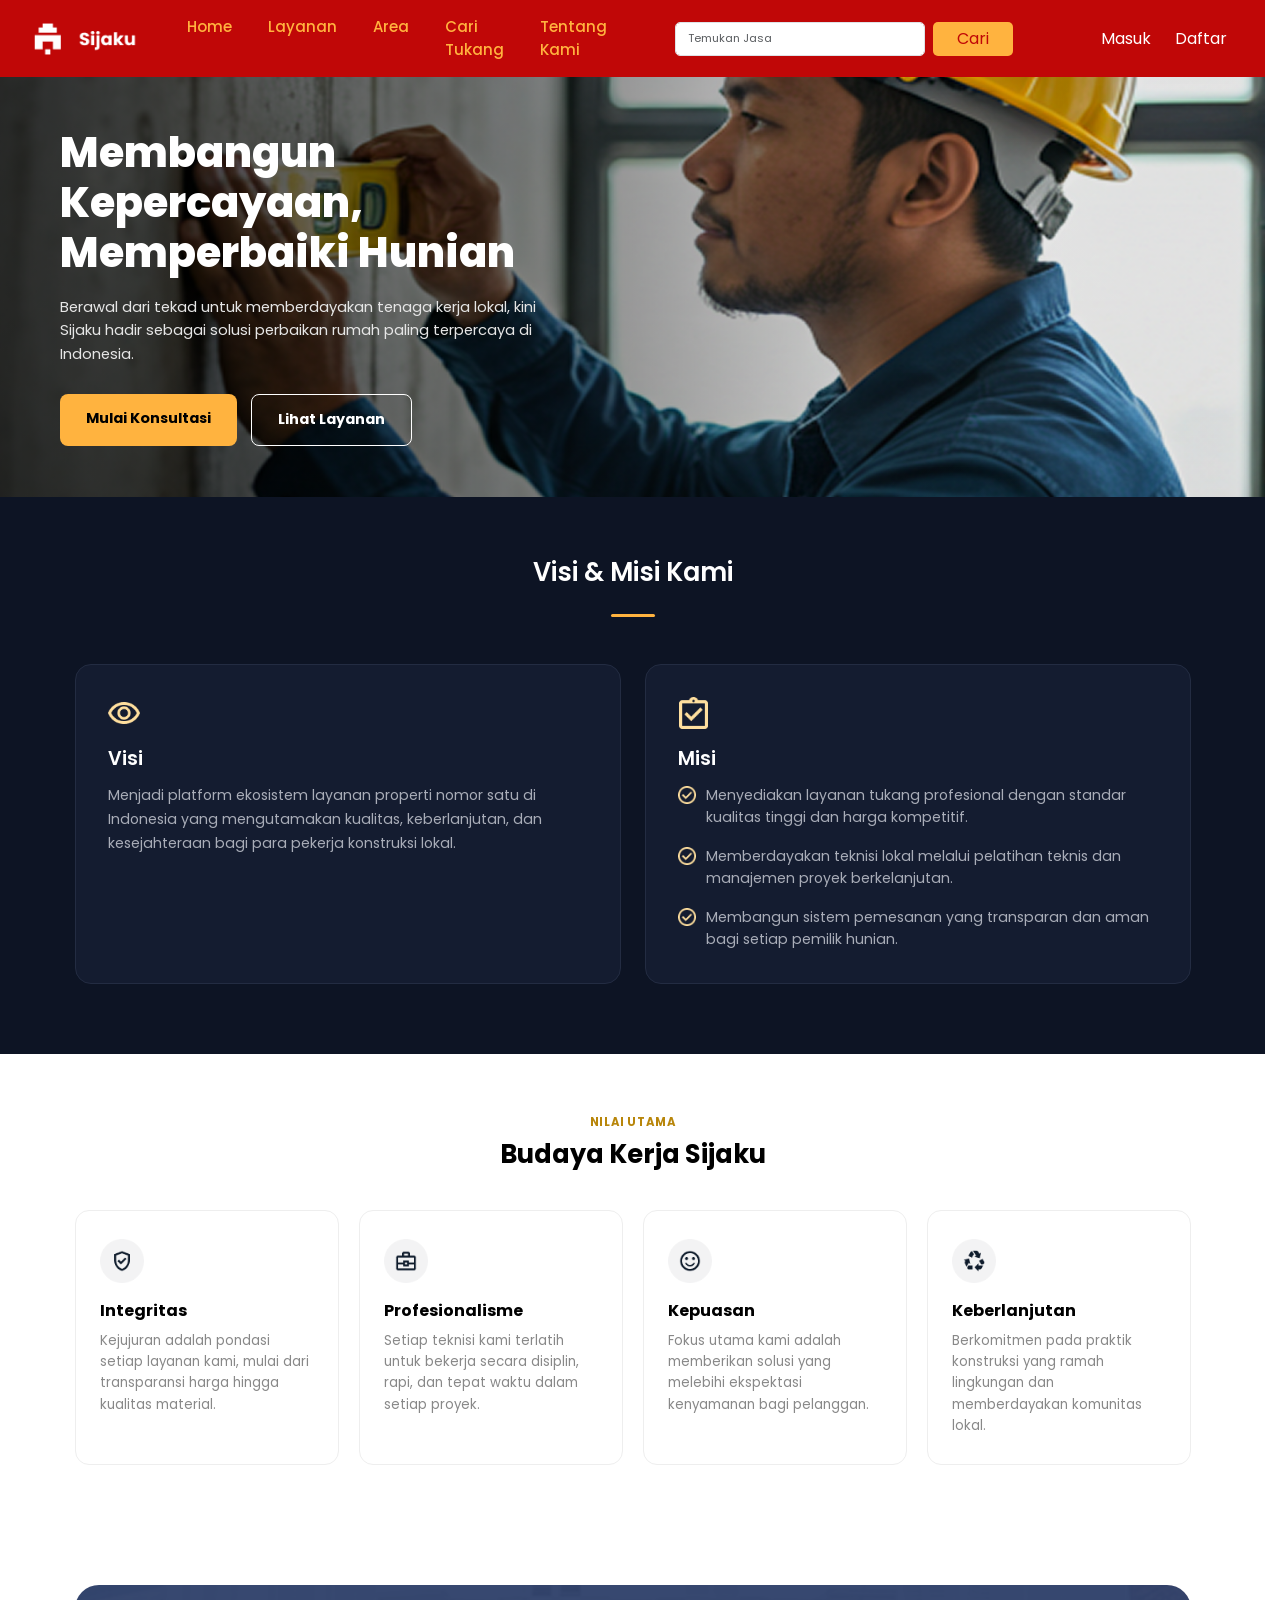
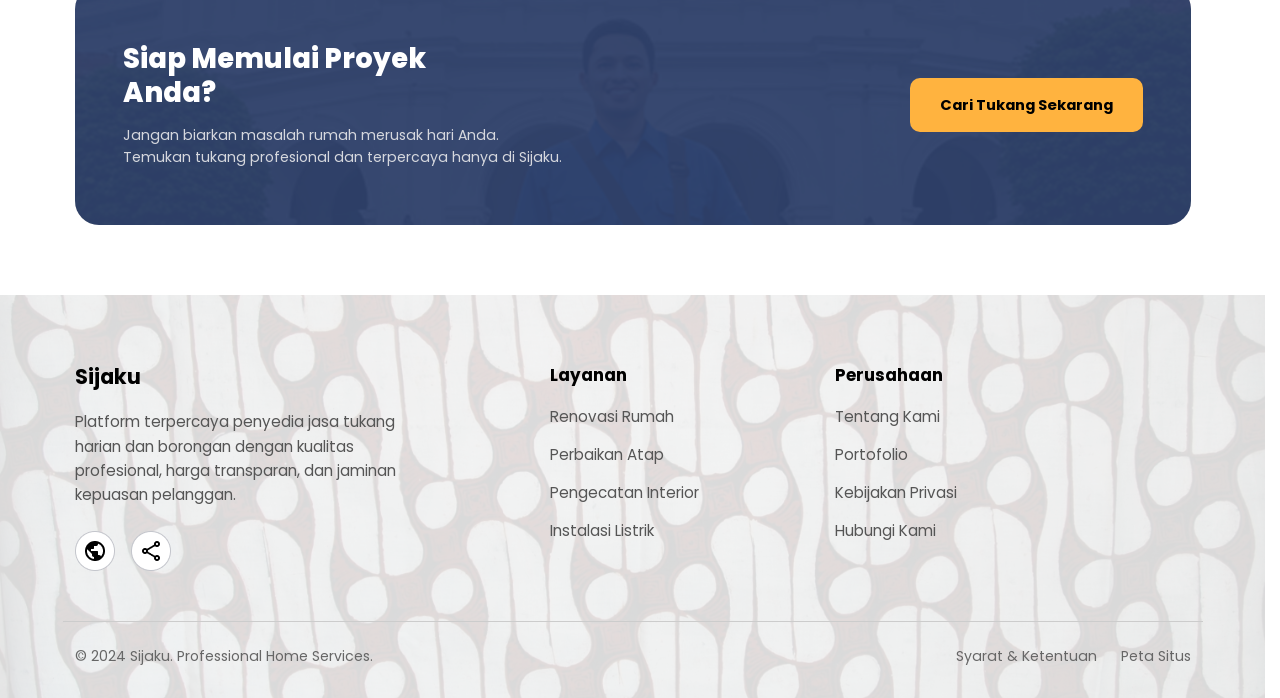
<file: tentang.html>
<!DOCTYPE html>
<html lang="en">

<head>
    <meta charset="UTF-8">
    <meta name="viewport" content="width=device-width, initial-scale=1.0">
    <title>Sijaku</title>

    <!-- Boostrep -->
    <link href="https://cdn.jsdelivr.net/npm/bootstrap@5.3.3/dist/css/bootstrap.min.css" rel="stylesheet">

    <!-- Font -->
    <link rel="preconnect" href="https://fonts.googleapis.com">
    <link rel="preconnect" href="https://fonts.gstatic.com" crossorigin>
    <link
        href="https://fonts.googleapis.com/css2?family=Poppins:ital,wght@0,100;0,200;0,300;0,400;0,500;0,600;0,700;0,800;0,900;1,100;1,200;1,300;1,400;1,500;1,600;1,700;1,800;1,900&display=swap"
        rel="stylesheet">

    <!-- CSS -->
    <link rel="stylesheet" href="style.css">

    <!-- icon -->
    <link rel="icon" href="images/Logo Tab Sijaku.png" type="image/png">
</head>

<body>
    <!-- Navbar -->
    <nav class="navbar navbar-expand-lg sticky-top">
        <div class="navbar-grid">

            <!-- Kiri: Logo -->
            <a class="navbar-brand" href="#">
                <img src="images/Sijaku Logo.png" alt="Logo" width="30" height="24">
            </a>

            <!-- Tombol Hamburger -->
            <button class="navbar-toggler" type="button" data-bs-toggle="collapse" data-bs-target="#navbarNavAltMarkup"
                aria-controls="navbarNavAltMarkup" aria-expanded="false" aria-label="Toggle navigation">
                <span class="navbar-toggler-icon"></span>
            </button>

            <!-- SEMUA (menu + search + masuk/daftar) ada DI DALAM sini -->
            <div class="collapse navbar-collapse justify-content-center" id="navbarNavAltMarkup">

                <div class="navbar-nav">
                    <a class="nav-link" href="index.html">Home</a>
                    <a class="nav-link" aria-current="page" href="layanan.html">Layanan</a>
                    <a class="nav-link" href="area.html">Area</a>
                    <a class="nav-link" href="cari_tukang.html">Cari Tukang</a>
                    <a class="nav-link" href="tentang.html">Tentang Kami</a>
                </div>

                <div class="nav-search d-flex align-items-center gap-5 navbar-actions">
                    <form class="d-flex" role="search">
                        <input class="searcing form-control me-2" type="search" placeholder="Temukan Jasa"
                            aria-label="Search" />
                        <button class="btn-search btn-outline-success" type="submit">Cari</button>
                    </form>

                    <div class="nav-login d-flex align-items-center gap-4">
                        <a href="#" class="btn-login">Masuk</a>
                        <a href="#" class="btn-register">Daftar</a>
                    </div>
                </div>

            </div>

        </div>
    </nav>
    <!-- Navbar -->


    <!-- Section 1 -->
    <section class="about-hero">
        <div class="about-hero-bg">
            <img src="images/Background Tentang.png" alt="Tukang Sijaku">
        </div>
        <div class="about-hero-overlay"></div>

        <div class="about-hero-content container-fluid">
            <h1>Membangun Kepercayaan,<br>Memperbaiki Hunian</h1>
            <p>Berawal dari tekad untuk memberdayakan tenaga kerja lokal, kini Sijaku hadir sebagai solusi perbaikan
                rumah paling terpercaya di Indonesia.</p>

            <div class="about-hero-cta">
                <a href="#" class="btn-mulai-konsultasi">Mulai Konsultasi</a>
                <a href="layanan.html" class="btn-lihat-layanan">Lihat Layanan</a>
            </div>
        </div>
    </section>
    <!-- Section 1 -->

    <!-- Section 2 -->
    <section class="visi-misi">
        <div class="visi-misi-header container">
            <h2>Visi &amp; Misi Kami</h2>
            <span class="heading-underline"></span>
        </div>

        <div class="visi-misi-wrap container">
            <div class="visi-misi-grid">

                <div class="visi-misi-card">
                    <img src="images/Visi.png" alt="Visi" class="visi-misi-icon">
                    <h3>Visi</h3>
                    <p>Menjadi platform ekosistem layanan properti nomor satu di Indonesia yang mengutamakan kualitas,
                        keberlanjutan, dan kesejahteraan bagi para pekerja konstruksi lokal.</p>
                </div>

                <div class="visi-misi-card">
                    <img src="images/Misi.png" alt="Misi" class="visi-misi-icon">
                    <h3>Misi</h3>
                    <ul class="visi-misi-list">
                        <li>
                            <img src="images/Centang.png" alt="">
                            Menyediakan layanan tukang profesional dengan standar kualitas tinggi dan harga kompetitif.
                        </li>
                        <li>
                            <img src="images/Centang.png" alt="">
                            Memberdayakan teknisi lokal melalui pelatihan teknis dan manajemen proyek berkelanjutan.
                        </li>
                        <li>
                            <img src="images/Centang.png" alt="">
                            Membangun sistem pemesanan yang transparan dan aman bagi setiap pemilik hunian.
                        </li>
                    </ul>
                </div>

            </div>
        </div>
    </section>
    <!-- Section 2 -->

    <!-- Section 3 -->
    <section class="core-values">
        <div class="core-values-header container">
            <span class="section-label">NILAI UTAMA</span>
            <h2>Budaya Kerja Sijaku</h2>
        </div>

        <div class="core-values-wrap container">
            <div class="core-values-grid">

                <div class="value-card">
                    <img src="images/Integritas.png" alt="Integritas" class="value-icon">
                    <h4>Integritas</h4>
                    <p>Kejujuran adalah pondasi setiap layanan kami, mulai dari transparansi harga hingga kualitas
                        material.</p>
                </div>

                <div class="value-card">
                    <img src="images/Profesionalisme.png" alt="Profesionalisme" class="value-icon">
                    <h4>Profesionalisme</h4>
                    <p>Setiap teknisi kami terlatih untuk bekerja secara disiplin, rapi, dan tepat waktu dalam setiap
                        proyek.</p>
                </div>

                <div class="value-card">
                    <img src="images/Kepuasan.png" alt="Kepuasan" class="value-icon">
                    <h4>Kepuasan</h4>
                    <p>Fokus utama kami adalah memberikan solusi yang melebihi ekspektasi kenyamanan bagi pelanggan.</p>
                </div>

                <div class="value-card">
                    <img src="images/Keberlanjutan.png" alt="Keberlanjutan" class="value-icon">
                    <h4>Keberlanjutan</h4>
                    <p>Berkomitmen pada praktik konstruksi yang ramah lingkungan dan memberdayakan komunitas lokal.</p>
                </div>

            </div>
        </div>
    </section>
    <!-- Section 3 -->

    <!-- Section 4 -->
    <section class="cta-banner">
        <div class="cta-banner-wrap container">
            <div class="cta-banner-card">

                <div class="cta-banner-bg">
                    <img src="images/Memulai.png" alt="Tukang Sijaku">
                </div>
                <div class="cta-banner-overlay"></div>

                <div class="cta-banner-content">
                    <div class="cta-banner-text">
                        <h2>Siap Memulai Proyek<br>Anda?</h2>
                        <p>Jangan biarkan masalah rumah merusak hari Anda. Temukan tukang profesional dan terpercaya
                            hanya di Sijaku.</p>
                    </div>

                    <a href="cari_tukang.html" class="btn-cari-tukang">Cari Tukang Sekarang</a>
                </div>

            </div>
        </div>
    </section>
    <!-- Section 4 -->

    <!-- Footer -->
    <footer class="footer-section">

        <div class="footer-top container">
            <div class="row">
                <div class="col-md-5 footer-column brand-column">
                    <h3>Sijaku</h3>
                    <p>Platform terpercaya penyedia jasa tukang harian dan borongan dengan kualitas profesional, harga
                        transparan, dan jaminan kepuasan pelanggan.</p>

                    <img src="images/Sosial Media.png" alt="">
                </div>

                <div class="col-md-3 footer-column">
                    <h4>Layanan</h4>
                    <ul class="footer-links">
                        <li><a href="#">Renovasi Rumah</a></li>
                        <li><a href="#">Perbaikan Atap</a></li>
                        <li><a href="#">Pengecatan Interior</a></li>
                        <li><a href="#">Instalasi Listrik</a></li>
                    </ul>
                </div>

                <div class="col-md-4 footer-column">
                    <h4>Perusahaan</h4>
                    <ul class="footer-links">
                        <li><a href="#">Tentang Kami</a></li>
                        <li><a href="#">Portofolio</a></li>
                        <li><a href="#">Kebijakan Privasi</a></li>
                        <li><a href="#">Hubungi Kami</a></li>
                    </ul>
                </div>
            </div>
        </div>

        <div class="footer-bottom container">
            <div class="footer-bottom-wrap">
                <p class="copyright">&copy; 2024 Sijaku. Professional Home Services.</p>
                <div class="footer-legal">
                    <a href="#">Syarat & Ketentuan</a>
                    <a href="#">Peta Situs</a>
                </div>
            </div>
        </div>

        <div class="background-footer">
            <img src="images/Batik.webp" alt="Background Batik">
        </div>

    </footer>
    <!-- Footer -->
    <script src="https://cdn.jsdelivr.net/npm/bootstrap@5.3.3/dist/js/bootstrap.bundle.min.js"></script>
</body>
</body>

</html>
</file>
<file: style.css>
:root {
    --Primary-color: #ffffff;
    --Secondary-color: #C00707;
    --Tertiary-color: #FFB33F;
    --Quaternary-color: #74777D;
    --Quinary-color: #000000;
    --Senary-color: #33ED00;
    --Navy-color: #1B3F8B;
}

html {
    scrollbar-gutter: stable;
}

* {
    font-family: 'Poppins', sans-serif;
}

/* Navbar */
.navbar {
    background-color: var(--Secondary-color) !important;
}

.navbar-brand img {
    width: 115px;
    height: 44px;
}

.navbar-nav .nav-link {
    color: var(--Tertiary-color) !important;
    font-family: 'Poppins', sans-serif;
    font-weight: 500;
    font-size: 15px;
    margin-right: 20px;
}

.navbar-grid {
    display: grid;
    grid-template-columns: auto 1fr auto;
    align-items: center;
    width: 100%;
    padding: 0 2rem;
    gap: 1rem;
}

.nav-search {
    margin-left: 40px;
}

.nav-search .btn-search {
    background-color: var(--Tertiary-color);
    color: var(--Secondary-color);
    border: none;
    width: 80px;
    height: 34px;
    border-radius: 5px;
    font-weight: 400;
}

.nav-search .btn-search:hover {
    background-color:var(--Senary-color);
    color: var(--Primary-color)
}

.nav-search .searcing {
    width: 250px;
    height: 34px;
    border-radius: 5px;
    font-size: 11px;
}

.navbar-actions {
    padding-right: 1rem;
}

.btn-login, .btn-register {
    text-decoration: none;
    color: var(--Primary-color);
    font-weight: 400;
}

.btn-login {
    margin-left: 40px;
}

.navbar-toggler {
    border: none;
    padding: 6px 10px;
    background: transparent;
}

.navbar-toggler:focus {
    box-shadow: none;
}

.navbar-toggler-icon {
    background-image: url("data:image/svg+xml,%3csvg xmlns='http://www.w3.org/2000/svg' viewBox='0 0 30 30'%3e%3cpath stroke='rgba%28255, 255, 255, 1%29' stroke-linecap='round' stroke-miterlimit='10' stroke-width='2' d='M4 7h22M4 15h22M4 23h22'/%3e%3c/svg%3e");
}

@media (max-width: 991.98px) {
    .navbar-grid {
        display: flex;
        justify-content: space-between;
        align-items: center;
        flex-wrap: wrap;
    }

    .navbar-collapse {
        width: 100%;
        flex-direction: column;
        align-items: flex-start;
        margin-top: 16px;
    }

    .navbar-nav {
        flex-direction: column;
        width: 100%;
        margin-bottom: 16px;
    }

    .nav-search {
        flex-direction: column;
        align-items: stretch;
        width: 100%;
        gap: 12px !important;
    }

    .nav-login {
        justify-content: center;
    }
}
/* Navbar */

/* Hero Section */
.hero {
    position: relative;
    width: 100%;
    min-height: 677px;
    display: flex;
    align-items: center;
    justify-content: center;
    overflow: hidden;
} 

/* Background slideshow */
.hero-bg {
    position: absolute;
    inset: 0;
    z-index: 0;
    filter: brightness(0.65);
}

.hero-bg-slide {
    position: absolute;
    inset: 0;
    background-size: cover;
    background-position: center;
    opacity: 0;
    transition: opacity 1.5s ease-in-out;
}

.hero-bg-slide.active {
    opacity: 1;
}

/* Dark overlay biar teks putih tetap terbaca */
.hero-overlay {
    position: absolute;
    inset: 0;
    background: linear-gradient(180deg, rgba(0,0,0,0.35) 0%, rgba(0,0,0,0.15) 50%, rgba(0,0,0,0.45) 100%);
    z-index: 1;
}

/* Konten di atas overlay */
.hero-content {
    position: relative;
    z-index: 2;
    max-width: 900px;
    text-align: center;
    padding: 0 1rem;
}

.hero-title {
    color: var(--Primary-color, #ffffff);
    font-weight: 700;
    font-size: 44px;
    line-height: 1.3;
    margin-bottom: 20px;
    text-shadow: 0 2px 12px rgba(0,0,0,0.35);
}

/* ===== SEARCH BAR CARD ===== */
.hero-search {
    background: var(--Primary-color, #ffffff);
    border-radius: 12px;
    padding: 14px 20px;
    display: inline-flex;
    align-items: center;
    gap: 20px;
    box-shadow: 0 10px 30px rgba(0,0,0,0.25);
    max-width: 100%;
    flex-wrap: wrap;
    justify-content: center;
}

.hero-search-field {
    display: flex;
    flex-direction: column;
    text-align: left;
    min-width: 140px;
}

.hero-search-field label {
    font-size: 0.8rem;
    font-weight: 600;
    color: var(--Tertiary-color, #FFB33F);
    margin-bottom: 2px;
    display: flex;
    align-items: center;
    gap: 4px;
}

.hero-select {
    border: none;
    outline: none;
    font-weight: 400;
    font-size: 0.95rem;
    color: var(--Quinary-color, #000000);
    background: transparent;
    padding: 0;
    cursor: pointer;
}

.hero-search-divider {
    width: 1px;
    height: 36px;
    background: #e2e2e2;
}

.hero-search-btn {
    font-weight: 600;
    padding: 10px 22px;
    border-radius: 8px;
    white-space: nowrap;
}

/* ===== RESPONSIVE HERO ===== */
@media (max-width: 768px) {
    .hero {
        min-height: 560px;
        padding: 100px 0 40px; /* jarak aman dari navbar sticky di atas */
    }

    .hero-content {
        padding: 0 20px;
    }

    .hero-title {
        font-size: 1.5rem;
        line-height: 1.35;
        margin-bottom: 24px;
    }

    .hero-search {
        flex-direction: column;
        align-items: stretch;
        width: 100%;
        max-width: 100%;
        padding: 18px;
        gap: 14px;
    }

    .hero-search-field {
        width: 100%;
        min-width: 0; /* reset supaya tidak overflow */
    }

    .hero-select {
        width: 100%;
    }

    .hero-search-divider {
        width: 100%;
        height: 1px;
    }

    .hero-search-btn {
        width: 100%;
        padding: 12px;
    }
}

@media (max-width: 400px) {
    .hero-title {
        font-size: 1.3rem;
    }
}

/* Hormati preferensi pengguna yang matikan animasi */
@media (prefers-reduced-motion: reduce) {
    .hero-bg-slide {
        transition: none;
    }
}
/* Hero Section */

/* Section kedua */
.kenapa-kami {
    padding: 60px 0 80px;
    background: var(--Primary-color, #ffffff);
}
 
/* ----- Strip 6 fitur ----- */
.fitur-strip {
    display: flex;
    justify-content: space-between;
    flex-wrap: wrap;
    gap: 24px;
    padding-bottom: 32px;
    margin-bottom: 56px;
    border-bottom: 1px solid #e5e5e5;
}
 
.fitur-item {
    display: flex;
    align-items: center;
    gap: 10px;
    flex: 1 1 150px;
    justify-content: center;
    text-align: left;
}
 
.fitur-item i {
    font-size: 1.4rem;
    color: var(--Quinary-color, #000000);
    flex-shrink: 0;
}
 
.fitur-item h4 {
    font-size: 0.95rem;
    font-weight: 700;
    color: var(--Quinary-color, #000000);
    margin: 0;
}
 
.fitur-item p {
    font-size: 0.8rem;
    color: #8a8a8a;
    margin: 0;
}
 
/* ----- Konten utama: grid 2 kolom, 2 baris ----- */
.kenapa-kami-main {
    display: grid;
    grid-template-columns: 1fr 1fr;
    grid-template-rows: auto auto;
    column-gap: 60px;
    row-gap: 32px;
    align-items: stretch;
}
 
/* Kolom kiri atas: teks */
.kenapa-kami-text {
    grid-column: 1 / 2;
    grid-row: 1 / 2;
}
 
.kenapa-kami-eyebrow {
    display: flex;
    gap: 10px;
    font-size: 0.85rem;
    font-weight: 600;
    color: var(--Navy-color, #1B3F8B);
    margin-bottom: 20px;
}
 
.eyebrow-line {
    width: 32px;
    height: 3px;
    background: var(--Navy-color, #1B3F8B);
    border-radius: 2px;
}
 
.kenapa-kami-heading {
    font-size: clamp(1.8rem, 3.2vw, 2.6rem);
    font-weight: 800;
    line-height: 1.15;
    color: var(--Quinary-color, #000000);
    margin-bottom: 20px;
}
 
.kenapa-kami-desc {
    color: #666;
    font-size: 0.95rem;
    line-height: 1.6;
    max-width: 420px;
    margin-bottom: 32px;
}
 
.kenapa-kami-cta {
    grid-column: 2 / 3;
    grid-row: 1 / 2;
    display: flex;
    justify-content: flex-end;
    align-self: end;
    margin-bottom: 50px;
    gap: 16px;
}
 
.btn-lihat-jasa {
    background: var(--Navy-color, #1B3F8B);
    color: #fff;
    border: none;
    padding: 14px 32px;
    border-radius: 50px;
    font-weight: 600;
    font-size: 0.95rem;
}
 
.btn-arrow {
    width: 48px;
    height: 48px;
    border-radius: 50%;
    background: var(--Tertiary-color, #FFB33F);
    border: none;
    display: flex;
    align-items: center;
    justify-content: center;
    color: var(--Quinary-color, #000);
    font-size: 1.1rem;
    flex-shrink: 0;
}
 
/* Kolom kanan atas dibiarkan kosong secara alami (grid) */
 
/* Kolom kiri bawah: gambar */
.kenapa-kami-image {
    grid-column: 1 / 2;
    grid-row: 2 / 3;
    border-radius: 16px;
    overflow: hidden;
}
 
.kenapa-kami-image img {
    width: 100%;
    height: 100%;
    object-fit: cover;
    display: block;
    border-radius: 16px;
}
 
/* Kolom kanan bawah: card oranye */
.kenapa-kami-card {
    grid-column: 2 / 3;
    grid-row: 2 / 3;
    background: var(--Tertiary-color, #FFB33F);
    border-radius: 16px;
    padding: 36px;
    display: flex;
    flex-direction: column;
    justify-content: flex-start;
}
 
.kenapa-kami-card h3 {
    font-size: 35px;
    font-weight: 700;
    color: var(--Quinary-color, #000);
    margin-bottom: 16px;
}
 
.kenapa-kami-card p {
    font-size: 0.9rem;
    line-height: 1.7;
    margin-bottom: 24px;
}
 
.btn-tentang-kami {
    background: var(--Navy-color, #1B3F8B);
    color: #fff;
    border: none;
    width: 600px;
    height: 40px;
    padding: 0 24px;
    border-radius: 50px;
    font-weight: 600;
    align-self: flex-start;
    font-size: 0.9rem;
    margin-top: auto;
}
 
/* ===== RESPONSIVE ===== */
@media (max-width: 900px) {
    .fitur-strip {
        justify-content: flex-start;
    }
    .feature-item {
        flex: 1 1 45%;
        justify-content: flex-start;
    }
 
    .kenapa-kami-main {
        grid-template-columns: 1fr;
    }
    .kenapa-kami-text,
    .kenapa-kami-image,
    .kenapa-kami-card {
        grid-column: 1 / 2;
    }
    .kenapa-kami-text { grid-row: 1; }
    .kenapa-kami-image { grid-row: 2; min-height: 280px; }
    .kenapa-kami-card { grid-row: 3; }
}
 
@media (max-width: 500px) {
    .feature-item {
        flex: 1 1 100%;
    }
}
/* Section kedua */

/* Section Ketiga */
/* ===== GALLERY SECTION ===== */
.gallery {
    padding: 60px 0 80px;
    background: var(--Primary-color, #fff);
}

/* ----- Header: judul kiri, link kanan ----- */
.gallery-header {
    display: flex;
    justify-content: space-between;
    align-items: flex-end;
    margin-bottom: 40px;
    flex-wrap: wrap;
    gap: 16px;
}

.gallery-heading-group .eyebrow-line {
    display: block;
    width: 32px;
    height: 3px;
    background: var(--Quinary-color, #000);
    border-radius: 2px;
    margin-bottom: 16px;
}

.gallery-heading-group h2 {
    font-size: 1.9rem;
    font-weight: 800;
    color: var(--Quinary-color, #000);
    margin-bottom: 6px;
}

.gallery-heading-group p {
    font-size: 0.9rem;
    color: #8a8a8a;
    margin: 0;
}

.gallery-link {
    display: flex;
    align-items: center;
    gap: 8px;
    font-weight: 700;
    font-size: 0.9rem;
    color: var(--Quinary-color, #000);
    text-decoration: none;
    white-space: nowrap;
}

.gallery-link i {
    font-size: 0.85rem;
}

.gallery-link:hover {
    color: var(--Secondary-color, #C00707);
}

/* ----- Grid 4 kartu ----- */
.gallery-grid {
    display: grid;
    grid-template-columns: repeat(4, 1fr);
    gap: 24px;
}

.gallery-card h4 {
    font-size: 1rem;
    font-weight: 700;
    color: var(--Quinary-color, #000);
    margin: 14px 0 4px;
}

.gallery-card p {
    font-size: 0.85rem;
    color: #8a8a8a;
    margin: 0;
}

.gallery-img {
    position: relative;
    border-radius: 14px;
    overflow: hidden;
    aspect-ratio: 4 / 3;
}

.gallery-img img {
    width: 100%;
    height: 100%;
    object-fit: cover;
    display: block;
    transition: transform 0.4s ease;
}

.gallery-card:hover .gallery-img img {
    transform: scale(1.06);
}

.gallery-price {
    position: absolute;
    top: 12px;
    right: 12px;
    background: rgba(0, 0, 0, 0.65);
    color: #fff;
    font-size: 0.75rem;
    font-weight: 600;
    padding: 5px 12px;
    border-radius: 20px;
    backdrop-filter: blur(2px);
}

/* ===== RESPONSIVE ===== */
@media (max-width: 992px) {
    .gallery-grid {
        grid-template-columns: repeat(2, 1fr);
    }
}

@media (max-width: 560px) {
    .gallery-grid {
        grid-template-columns: 1fr;
    }
    .gallery-header {
        align-items: flex-start;
        flex-direction: column;
    }
}
/* Section Ketiga */

/* Section Keempat */
/* --- Pricing Section Styling --- */
.pricing {
    font-family: 'Inter', -apple-system, BlinkMacSystemFont, "Segoe UI", Roboto, Helvetica, Arial, sans-serif;
    padding: 60px 20px;
    background-color: #ffffff;
    color: #333333;
}

/* Header */
.pricing-header {
    text-align: center;
    margin-bottom: 40px;
}

.pricing-header h2 {
    font-size: 2rem;
    font-weight: 700;
    margin-bottom: 12px;
    color: #000000;
}

.pricing-header p {
    font-size: 1rem;
    color: #666666;
    max-width: 600px;
    margin: 0 auto;
    line-height: 1.5;
}

/* Container Table Wrapper */
.pricing-table-wrap {
    max-width: 1000px;
    margin: 0 auto;
}

/* Table Card Design */
.pricing-table {
    width: 100%;
    border-collapse: separate;
    border-spacing: 0;
    background-color: #ffffff;
    border-radius: 16px;
    overflow: hidden;
    box-shadow: 0 10px 30px rgba(0, 0, 0, 0.08);
    border: 1px solid #e0e0e0;
    margin-bottom: 24px;
}

/* Table Header */
.pricing-table thead tr {
    background-color: #ffc107; /* Warna kuning khas */
}

.pricing-table th {
    padding: 20px 24px;
    text-align: left;
    font-size: 0.95rem;
    font-weight: 600;
    color: #333333;
    border: none;
}

/* Table Body */
.pricing-table tbody tr {
    border-bottom: 1px solid #eeeeee;
}

.pricing-table tbody tr:last-child {
    border-bottom: none;
}

.pricing-table td {
    padding: 24px;
    font-size: 0.9rem;
    color: #444444;
    vertical-align: middle;
    border-bottom: 1px solid #eeeeee;
    line-height: 1.5;
}

.pricing-table tr:last-child td {
    border-bottom: none;
}

/* Kolom Spesifik */
.pricing-name {
    font-weight: 700;
    color: #000000;
    width: 18%;
}

.pricing-table td:nth-child(2) {
    width: 35%;
    color: #666666;
}

/* Kolom Komisi (Warna teks abu-abu lebih muda) */
.pricing-table td:nth-child(4) {
    color: #888888;
}

/* Kolom Total Pembayaran */
.pricing-total {
    font-weight: 700;
    color: #000000;
}

/* Note / Alert Banner di Bawah */
.pricing-note {
    background-color: #0f1e2d; /* Dark navy sesuai gambar */
    color: #ffffff;
    padding: 16px 24px;
    border-radius: 8px;
    font-size: 0.88rem;
    display: flex;
    align-items: center;
    gap: 12px;
    box-shadow: 0 4px 12px rgba(0, 0, 0, 0.1);
}

.pricing-note i {
    color: #ffc107; /* Warna icon kuning */
    font-size: 1.2rem;
}
/* Section Keempat */

/* Section kelima */
/* --- CTA Section Styling --- */
.cta-section {
    font-family: 'Inter', -apple-system, BlinkMacSystemFont, "Segoe UI", Roboto, sans-serif;
    background-color: #000000; /* Latar belakang hitam pekat */
    padding: 80px 20px;
    text-align: center;
    color: #ffffff;
}

.cta-container {
    max-width: 800px;
    margin: 0 auto;
}

.cta-section h2 {
    font-size: 2.25rem;
    font-weight: 700;
    margin-bottom: 16px;
    letter-spacing: -0.5px;
}

.cta-section p {
    font-size: 1.05rem;
    color: #888888; /* Warna teks abu-abu redup sesuai gambar */
    max-width: 600px;
    margin: 0 auto 40px auto;
    line-height: 1.6;
}

/* Container Tombol */
.cta-buttons {
    display: flex;
    justify-content: center;
    gap: 20px;
    flex-wrap: wrap; /* Supaya responsif di layar HP */
}

/* Base Styling Tombol */
.btn-cta {
    display: inline-flex;
    align-items: center;
    gap: 10px;
    padding: 14px 28px;
    font-size: 0.95rem;
    font-weight: 600;
    text-decoration: none;
    border-radius: 12px; /* Sudut tombol yang agak membulat halus */
    transition: all 0.3s ease;
}

/* Tombol Whatsapp (Kuning) */
.btn-whatsapp {
    background-color: #ffc107;
    color: #333333;
    border: 1px solid #ffc107;
}

.btn-whatsapp:hover {
    background-color: #e0a800;
    border-color: #e0a800;
    color: #000000;
}

/* Tombol Telpon (Putih) */
.btn-phone {
    background-color: #ffffff;
    color: #000000;
    border: 1px solid #ffffff;
}

.btn-phone:hover {
    background-color: #f0f0f0;
    border-color: #f0f0f0;
}

/* Penyesuaian ukuran ikon sedikit */
.btn-cta i {
    font-size: 1.1rem;
}
/* Section kelima */

/* Menu Layanan */

/* Banner Section */
service-banner {
    padding: 40px 0 60px;
    background: var(--Primary-color, #fff);
}
 
.service-banner-inner {
    display: grid;
    grid-template-columns: 1fr 1fr;
    align-items: stretch;
    background: #0d1424;
    border-radius: 24px;
    overflow: hidden;
    min-height: 300px;
}
 

.service-banner-wrap {
    max-width: 1330px;
    margin: 0 auto;
    padding: 0 14px;
    margin-top: 40px;
    margin-bottom: 40px;
}
/* ----- Kiri: teks ----- */
.service-banner-text {
    display: flex;
    flex-direction: column;
    justify-content: center;
    padding: 48px 56px;
}
 
.service-badge {
    display: inline-block;
    background: var(--Tertiary-color, #FFB33F);
    color: #4a2c00;
    font-size: 15px;
    font-weight: 700;
    letter-spacing: 0.5px;
    padding: 6px 16px;
    border-radius: 20px;
    margin-bottom: 20px;
    width: fit-content;
}
 
.service-banner-text h2 {
    color: #fff;
    font-size: 1.9rem;
    font-weight: 800;
    margin-bottom: 14px;
    line-height: 1.2;
}
 
.service-banner-text p {
    color: #a9adb8;
    font-size: 0.92rem;
    line-height: 1.6;
    max-width: 420px;
    margin: 0;
}
 
/* ----- Kanan: gambar dengan overlay gelap ----- */
.service-banner-image {
    position: relative;
}
 
.service-banner-image img {
    width: 100%;
    height: 100%;
    object-fit: cover;
    display: block;
}
 
.service-banner-image::after {
    content: "";
    position: absolute;
    inset: 0;
    background: linear-gradient(90deg, #0d1424 0%, rgba(13,20,36,0.55) 25%, rgba(13,20,36,0.25) 100%);
}
 
/* ===== RESPONSIVE ===== */
@media (max-width: 768px) {
    .service-banner-inner {
        grid-template-columns: 1fr;
    }
    .service-banner-image {
        height: 220px;
        order: -1;
    }
    .service-banner-text {
        padding: 36px 28px;
    }
    .service-banner-text h2 {
        font-size: 1.5rem;
    }
}
/* Banner Section */

/* Layanan Section */
 /* ===== SERVICES LIST SECTION ===== */
.services-list {
    padding: 50px 0 80px;
    background: var(--Primary-color, #fff);
}
 
.services-list-grid {
    display: grid;
    grid-template-columns: 260px 1fr;
    gap: 28px;
    align-items: start;
}
 
/* ----- Sidebar ----- */
.services-sidebar {
    display: flex;
    flex-direction: column;
    gap: 20px;
    position: sticky;
    top: 100px;
}
 
.sidebar-filter {
    border: 1px solid #e5e5e5;
    border-radius: 12px;
    padding: 20px;
}
 
.sidebar-filter h4 {
    font-size: 1rem;
    font-weight: 700;
    color: var(--Quinary-color, #000);
    display: flex;
    align-items: center;
    gap: 8px;
    margin-bottom: 16px;
}
 
.filter-check {
    display: flex;
    align-items: center;
    gap: 10px;
    font-size: 0.9rem;
    color: #444;
    margin-bottom: 14px;
    cursor: pointer;
}
 
.filter-check:last-child {
    margin-bottom: 0;
}
 
.filter-check input {
    width: 16px;
    height: 16px;
    accent-color: var(--Quinary-color, #000);
    cursor: pointer;
}
 
.sidebar-consult {
    background: #fdedc8;
    border-radius: 12px;
    padding: 20px;
}
 
.sidebar-consult h4 {
    font-size: 1rem;
    font-weight: 700;
    color: #6b4a00;
    margin-bottom: 8px;
}
 
.sidebar-consult p {
    font-size: 0.85rem;
    color: #7a5c1a;
    line-height: 1.5;
    margin-bottom: 16px;
}
 
.btn-wa {
    width: 100%;
    background: var(--Quinary-color, #000);
    color: #fff;
    border: none;
    padding: 12px;
    border-radius: 8px;
    font-weight: 600;
    font-size: 0.9rem;
}
 
/* ----- Grid kartu ----- */
.services-grid {
    display: grid;
    grid-template-columns: repeat(3, 1fr);
    gap: 24px;
}
 
.service-card {
    border: 1px solid #eee;
    border-radius: 14px;
    overflow: hidden;
    display: flex;
    flex-direction: column;
    background: #fff;
}
 
.service-card-img {
    position: relative;
    aspect-ratio: 4 / 3;
}
 
.service-card-img img {
    width: 100%;
    height: 100%;
    object-fit: cover;
    display: block;
}
 
.badge-ready {
    position: absolute;
    top: 10px;
    left: 10px;
    background: rgba(0, 0, 0, 0.55);
    color: #fff;
    font-size: 0.7rem;
    font-weight: 600;
    padding: 4px 10px 4px 6px;
    border-radius: 20px;
    display: flex;
    align-items: center;
    z-index: 1;
}
 
.badge-ready i {
    color: #2ecc71;
    font-size: 1.2rem;
}
 
.service-card h5 {
    font-size: 1rem;
    font-weight: 700;
    color: var(--Quinary-color, #000);
    margin: 14px 16px 6px;
}
 
.service-card p {
    font-size: 0.82rem;
    color: #888;
    line-height: 1.5;
    margin: 0 16px 12px;
    flex-grow: 1;
}
 
.service-price {
    font-size: 0.95rem;
    font-weight: 700;
    color: var(--Quinary-color, #000);
    margin: 0 16px 14px;
}
 
.service-price span {
    font-size: 0.78rem;
    font-weight: 400;
    color: #888;
}
 
.service-price .mulai {
    font-size: 0.78rem;
    font-weight: 400;
    color: #888;
    margin-right: 2px;
}
 
.btn-pesan {
    background: var(--Tertiary-color, #FFB33F);
    color: var(--Quinary-color, #000);
    border: none;
    padding: 12px;
    margin: 0 16px 16px;
    border-radius: 8px;
    font-weight: 700;
    font-size: 0.85rem;
}

.tukang-pagination {
    grid-column: 1 / -1;
}
 
/* ===== RESPONSIVE ===== */
@media (max-width: 992px) {
    .services-list-grid {
        grid-template-columns: 1fr;
    }
    .services-sidebar {
        position: static;
        flex-direction: row;
        flex-wrap: wrap;
    }
    .sidebar-filter,
    .sidebar-consult {
        flex: 1 1 260px;
    }
    .services-grid {
        grid-template-columns: repeat(2, 1fr);
    }
}
 
@media (max-width: 576px) {
    .services-grid {
        grid-template-columns: 1fr;
    }
}
/* Layanan Section */

/* Komitmen */
/* ===== COMMITMENT SECTION ===== */
.commitment {
    padding: 40px 0 60px;
    background: var(--Primary-color, #fff);
}
 
.commitment-card {
    display: grid;
    grid-template-columns: 260px 1fr;
    gap: 32px;
    align-items: center;
    border: 1px solid #eee;
    border-radius: 20px;
    padding: 24px;
    box-shadow: 0 6px 20px rgba(0, 0, 0, 0.04);
}
 
/* ----- Gambar kiri ----- */
.commitment-image {
    aspect-ratio: 3 / 4;
    border-radius: 14px;
    overflow: hidden;
}
 
.commitment-image img {
    width: 100%;
    height: 100%;
    object-fit: cover;
    display: block;
}
 
/* ----- Konten kanan ----- */
.commitment-content h3 {
    font-size: 1.3rem;
    font-weight: 800;
    color: var(--Quinary-color, #000);
    margin-bottom: 24px;
}
 
.commitment-grid {
    display: grid;
    grid-template-columns: 1fr 1fr;
    gap: 24px;
}
 
.commitment-item {
    display: flex;
    gap: 12px;
    align-items: flex-start;
}
 
.commitment-item i {
    font-size: 1.2rem;
    color: var(--Quinary-color, #000);
    margin-top: 2px;
    flex-shrink: 0;
}
 
.commitment-item h5 {
    font-size: 0.95rem;
    font-weight: 700;
    color: var(--Quinary-color, #000);
    margin-bottom: 4px;
}
 
.commitment-item p {
    font-size: 0.82rem;
    color: #888;
    line-height: 1.5;
    margin: 0;
}
 
/* ===== RESPONSIVE ===== */
@media (max-width: 768px) {
    .commitment-card {
        grid-template-columns: 1fr;
    }
    .commitment-image {
        aspect-ratio: 16 / 9;
    }
}
 
@media (max-width: 480px) {
    .commitment-grid {
        grid-template-columns: 1fr;
    }
}
/* Komitmen */

/* Menu Layanan */


/* Area */

/* Section 1 */
/* ===== AREA COVERAGE SECTION ===== */
.area-coverage {
    padding: 60px 0 80px;
    background: var(--Primary-color, #fff);
}

.area-coverage-grid {
    display: grid;
    grid-template-columns: 1fr 1fr;
    gap: 48px;
    align-items: center;
}

/* ----- Kiri: teks ----- */
.area-badge {
    display: inline-block;
    background: var(--Tertiary-color, #FFB33F);
    color: #4a2c00;
    font-size: 0.7rem;
    font-weight: 700;
    letter-spacing: 0.5px;
    padding: 6px 16px;
    border-radius: 20px;
    margin-bottom: 18px;
}

.area-coverage-text h2 {
    font-size: 1.9rem;
    font-weight: 800;
    color: var(--Quinary-color, #000);
    line-height: 1.25;
    margin-bottom: 16px;
}

.area-coverage-text p {
    font-size: 0.92rem;
    color: #666;
    line-height: 1.6;
    max-width: 440px;
    margin-bottom: 28px;
}

.btn-pesan-layanan {
    display: inline-block;
    background: var(--Tertiary-color, #FFB33F);
    color: var(--Quinary-color, #000);
    text-decoration: none;
    font-weight: 700;
    font-size: 0.9rem;
    padding: 14px 28px;
    border-radius: 8px;
}

/* ----- Kanan: gambar ----- */
.area-coverage-image {
    aspect-ratio: 4 / 3;
    border-radius: 20px;
    overflow: hidden;
}

.area-coverage-image img {
    width: 100%;
    height: 100%;
    object-fit: cover;
    display: block;
}

/* ===== RESPONSIVE ===== */
@media (max-width: 768px) {
    .area-coverage-grid {
        grid-template-columns: 1fr;
    }
    .area-coverage-image {
        order: -1;
        aspect-ratio: 16 / 9;
    }
    .area-coverage-text h2 {
        font-size: 1.6rem;
    }
}
/* Section 1 */

/* Section 2 maps */
/* ===== COVERAGE MAP SECTION ===== */
.coverage-map-section {
    padding: 60px 0 80px;
    background: var(--Primary-color, #fff);
}

.coverage-header {
    text-align: center;
    max-width: 560px;
    margin: 0 auto 32px;
}

.coverage-header h2 {
    font-size: 1.6rem;
    font-weight: 800;
    color: var(--Quinary-color, #000);
    margin-bottom: 10px;
}

.coverage-header p {
    font-size: 0.9rem;
    color: #8a8a8a;
    margin: 0;
}

/* ----- Card pembungkus peta ----- */
.coverage-map-card {
    border: 1px solid #eee;
    border-radius: 20px;
    padding: 20px;
    box-shadow: 0 6px 24px rgba(0, 0, 0, 0.05);
}

.coverage-map-frame {
    position: relative;
    width: 100%;
    aspect-ratio: 16 / 8;
    border-radius: 14px;
    overflow: hidden;
}

.coverage-map-frame iframe {
    display: block;
}

/* ----- Badge melayang di pojok kanan bawah peta ----- */
.coverage-badge {
    position: absolute;
    bottom: 16px;
    right: 16px;
    background: #fff;
    padding: 8px 16px;
    border-radius: 30px;
    font-size: 0.8rem;
    font-weight: 600;
    color: var(--Quinary-color, #000);
    display: flex;
    align-items: center;
    gap: 8px;
    box-shadow: 0 4px 14px rgba(0, 0, 0, 0.15);
}

.coverage-badge .dot {
    width: 9px;
    height: 9px;
    border-radius: 50%;
    background: #2ecc71;
    flex-shrink: 0;
}

.coverage-caption {
    text-align: center;
    font-size: 0.82rem;
    color: #8a8a8a;
    margin: 18px 0 4px;
}

/* ===== RESPONSIVE ===== */
@media (max-width: 768px) {
    .coverage-map-frame {
        aspect-ratio: 4 / 5;
    }
    .coverage-badge {
        font-size: 0.72rem;
        padding: 6px 12px;
        right: 10px;
        bottom: 10px;
        text-align: left;
        max-width: 70%;
    }
}
/* Section 2 maps */

/* Section 3 */
/* ===== AREA CARDS SECTION ===== */
.area-cards-section {
    padding: 40px 0 80px;
    background: var(--Primary-color, #fff);
}

.area-cards-grid {
    display: grid;
    grid-template-columns: 1fr 1fr;
    gap: 24px;
    align-items: stretch; /* kunci utama: kedua card dipaksa sama tinggi */
}

.area-card {
    background: #ececec;
    border-radius: 18px;
    padding: 28px;
    display: flex;
    flex-direction: column;
    height: 100%; /* isi penuh tinggi grid cell */
}

/* ----- Header: icon + judul ----- */
.area-card-header {
    display: flex;
    align-items: center;
    gap: 14px;
    margin-bottom: 20px;
}

.area-card-icon {
    width: 40px;
    height: 40px;
    border-radius: 10px;
    display: flex;
    align-items: center;
    justify-content: center;
    color: #fff;
    font-size: 1.1rem;
    flex-shrink: 0;
}

.area-card-header h3 {
    font-size: 1.15rem;
    font-weight: 700;
    color: var(--Quinary-color, #000);
    margin: 0;
}

/* ----- List item ----- */
.area-card-list {
    list-style: none;
    padding: 0;
    margin: 0 0 24px;
    flex-grow: 1; /* mendorong footer ke bawah walau isi list beda panjang */
}

.area-card-list li {
    display: flex;
    align-items: center;
    gap: 10px;
    font-size: 0.9rem;
    color: #333;
    margin-bottom: 12px;
}

.area-card-list li:last-child {
    margin-bottom: 0;
}

.area-card-list li i {
    color: var(--Tertiary-color, #FFB33F);
    font-size: 0.95rem;
    flex-shrink: 0;
}

.area-card-list li.muted {
    color: #999;
    font-style: italic;
}

.area-card-list li.muted i {
    display: none;
}

.area-card-icon img {
    width: 34px;
    height: 43px;
    object-fit: contain;
}

/* Versi 2 kolom untuk list yang lebih banyak (Kabupaten) */
.area-card-list.two-col {
    display: grid;
    grid-template-columns: 1fr 1fr;
    column-gap: 16px;
    row-gap: 12px;
}

.area-card-list.two-col li {
    margin-bottom: 0;
}

/* ----- Footer box ----- */
.area-card-footer {
    background: #fff;
    border-radius: 12px;
    padding: 14px 18px;
    margin-top: auto; /* nempel ke bawah card */
}

.footer-label {
    display: block;
    font-size: 0.68rem;
    font-weight: 700;
    letter-spacing: 0.5px;
    color: #999;
    margin-bottom: 4px;
}

.footer-value {
    display: block;
    font-size: 1rem;
    font-weight: 700;
    color: var(--Quinary-color, #000);
}

/* ===== RESPONSIVE ===== */
@media (max-width: 768px) {
    .area-cards-grid {
        grid-template-columns: 1fr;
    }
}

@media (max-width: 420px) {
    .area-card-list.two-col {
        grid-template-columns: 1fr;
    }
}
/* Section 3 */

/* Section 4 */
/* ===== WHY LOCAL SECTION ===== */
.why-local-section {
    padding: 60px 0 70px;
    background: var(--Primary-color, #fff);
    border-bottom: 1px solid #eee;
}

.why-local-header {
    text-align: center;
    margin-bottom: 40px;
}

.why-local-header h2 {
    font-size: 1.5rem;
    font-weight: 800;
    color: var(--Quinary-color, #000);
    margin-bottom: 10px;
}

.heading-underline {
    display: inline-block;
    width: 40px;
    height: 3px;
    background: var(--Tertiary-color, #FFB33F);
    border-radius: 2px;
}

/* ----- Grid 3 kartu ----- */
.why-local-grid {
    display: grid;
    grid-template-columns: repeat(3, 1fr);
    gap: 24px;
    align-items: stretch;
}

.why-local-card {
    border: 1px solid #eee;
    border-radius: 14px;
    padding: 32px 24px;
    text-align: center;
    display: flex;
    flex-direction: column;
    align-items: center;
}

.why-local-icon img {
    width: 54px;
    height: 54px;
    object-fit: contain;
    margin-bottom: 18px;
}

.why-local-card h4 {
    font-size: 1rem;
    font-weight: 700;
    color: var(--Quinary-color, #000);
    margin-bottom: 10px;
}

.why-local-card p {
    font-size: 0.85rem;
    color: #888;
    line-height: 1.6;
    margin: 0;
    max-width: 260px;
}

/* ===== RESPONSIVE ===== */
@media (max-width: 900px) {
    .why-local-grid {
        grid-template-columns: 1fr;
    }
}
/* Section 4 */

/* Area */


/* Cari Tukang */

/* Section Full */
/* ===== FIND TUKANG SECTION ===== */
.find-tukang {
    padding: 40px 0 80px;
    background: var(--Primary-color, #fff);
}

.find-header {
    display: flex;
    justify-content: space-between;
    align-items: flex-start;
    gap: 24px;
    flex-wrap: wrap;
    margin-bottom: 32px;
}

.find-header-text h1 {
    font-size: 1.7rem;
    font-weight: 800;
    color: var(--Quinary-color, #000);
    line-height: 1.3;
    margin-bottom: 12px;
}

.find-header-text p {
    font-size: 0.88rem;
    color: #777;
    line-height: 1.6;
    max-width: 560px;
    margin: 0;
}

.find-header-badges {
    display: flex;
    gap: 10px;
    flex-wrap: wrap;
    margin-top: 6px;
}

.badge-outline {
    display: flex;
    align-items: center;
    gap: 6px;
    border: 1px solid #e2e2e2;
    border-radius: 30px;
    padding: 6px 14px;
    font-size: 0.78rem;
    font-weight: 600;
    color: #444;
    white-space: nowrap;
}

.badge-outline .dot {
    width: 7px;
    height: 7px;
    border-radius: 50%;
}

.badge-outline .dot.green {
    background: #2ecc71;
}

.find-tukang-body {
    display: grid;
    grid-template-columns: 280px 1fr;
    gap: 28px;
    align-items: start;
}

.find-sidebar {
    display: flex;
    flex-direction: column;
    gap: 20px;
    position: sticky;
    top: 100px;
}

.filter-card {
    border: 1px solid #eee;
    border-radius: 14px;
    padding: 20px;
}

.filter-card h4 {
    font-size: 0.95rem;
    font-weight: 700;
    color: var(--Quinary-color, #000);
    display: flex;
    align-items: center;
    gap: 8px;
    margin-bottom: 18px;
}

.filter-group {
    margin-bottom: 18px;
}

.filter-group label {
    display: block;
    font-size: 0.8rem;
    font-weight: 600;
    color: #555;
    margin-bottom: 8px;
}

.filter-search {
    display: flex;
    align-items: center;
    gap: 8px;
    border: 1px solid #ddd;
    border-radius: 8px;
    padding: 9px 12px;
}

.filter-search i {
    color: #999;
    font-size: 0.85rem;
}

.filter-search input {
    border: none;
    outline: none;
    font-size: 0.85rem;
    width: 100%;
}

.filter-group select {
    width: 100%;
    border: 1px solid #ddd;
    border-radius: 8px;
    padding: 9px 12px;
    font-size: 0.85rem;
    color: #444;
}

.filter-pill-row {
    display: flex;
    gap: 8px;
}

.filter-pill {
    border: 1px solid #ddd;
    background: #fff;
    border-radius: 8px;
    padding: 8px 14px;
    font-size: 0.82rem;
    font-weight: 600;
    color: #555;
    display: flex;
    align-items: center;
    gap: 5px;
}

.filter-pill i {
    color: var(--Tertiary-color, #FFB33F);
    font-size: 0.75rem;
}

.filter-pill.active {
    background: var(--Quinary-color, #000);
    border-color: var(--Quinary-color, #000);
    color: #fff;
}

.filter-pill.active i {
    color: var(--Tertiary-color, #FFB33F);
}

.filter-check {
    display: flex;
    align-items: center;
    gap: 8px;
    font-size: 0.85rem;
    color: #444;
    margin-bottom: 10px;
    cursor: pointer;
}

.filter-check:last-child {
    margin-bottom: 0;
}

.filter-check input {
    width: 15px;
    height: 15px;
    accent-color: var(--Quinary-color, #000);
}

.btn-terapkan {
    width: 100%;
    background: var(--Quinary-color, #000);
    color: #fff;
    border: none;
    padding: 12px;
    border-radius: 8px;
    font-weight: 600;
    font-size: 0.88rem;
    margin-top: 4px;
}

.nearby-card {
    background: var(--Tertiary-color, #FFB33F);
    border-radius: 14px;
    padding: 20px;
}

.nearby-card h4 {
    font-size: 0.95rem;
    font-weight: 700;
    color: #4a2c00;
    margin-bottom: 6px;
}

.nearby-card p {
    font-size: 0.8rem;
    color: #6b4a00;
    line-height: 1.5;
    margin-bottom: 14px;
}

.btn-deteksi {
    width: 100%;
    background: #fff;
    color: var(--Quinary-color, #000);
    border: none;
    padding: 10px;
    border-radius: 8px;
    font-weight: 600;
    font-size: 0.82rem;
    display: flex;
    align-items: center;
    justify-content: center;
    gap: 6px;
    margin-bottom: 14px;
}

.nearby-map {
    width: 100%;
    height: 90px;
    border-radius: 10px;
    background: linear-gradient(135deg, #dfe6dd, #b9c4b4);
}

.find-toolbar {
    display: flex;
    justify-content: space-between;
    align-items: center;
    margin-bottom: 20px;
}

.find-count {
    font-size: 0.85rem;
    color: #555;
    margin: 0;
}

.find-sort {
    display: flex;
    align-items: center;
    gap: 6px;
    font-size: 0.85rem;
    color: #555;
}

.find-sort span {
    font-weight: 700;
    color: var(--Quinary-color, #000);
}

.tukang-grid {
    display: grid;
    grid-template-columns: repeat(3, 1fr);
    gap: 20px;
    margin-bottom: 36px;
}

.tukang-card {
    border: 1px solid #eee;
    border-radius: 14px;
    overflow: hidden;
    display: flex;
    flex-direction: column;
}

.tukang-img {
    position: relative;
    aspect-ratio: 4 / 3;
}

.tukang-img img {
    width: 100%;
    height: 100%;
    object-fit: cover;
    display: block;
}

.tukang-badge {
    position: absolute;
    top: 10px;
    left: 10px;
    font-size: 0.68rem;
    font-weight: 700;
    padding: 4px 10px;
    border-radius: 20px;
    color: #fff;
    z-index: 1;
}

.tukang-badge.available {
    background: #2ecc71;
}

.tukang-badge.busy {
    background: #e05a5a;
}

.tukang-body {
    padding: 14px 16px 16px;
    display: flex;
    flex-direction: column;
    flex-grow: 1;
}

.tukang-name-row {
    display: flex;
    justify-content: space-between;
    align-items: center;
    margin-bottom: 2px;
}

.tukang-name-row h5 {
    font-size: 0.95rem;
    font-weight: 700;
    color: var(--Quinary-color, #000);
    margin: 0;
}

.tukang-rating {
    display: flex;
    align-items: center;
    gap: 3px;
    font-size: 0.8rem;
    font-weight: 700;
    color: var(--Quinary-color, #000);
}

.tukang-rating i {
    color: var(--Tertiary-color, #FFB33F);
    font-size: 0.75rem;
}

.tukang-role {
    font-size: 0.8rem;
    color: #777;
    margin: 0 0 6px;
}

.tukang-meta {
    font-size: 0.76rem;
    color: #999;
    margin: 0 0 14px;
}

.tukang-footer {
    display: flex;
    justify-content: space-between;
    align-items: center;
    margin-top: auto;
    gap: 10px;
}

.tukang-price {
    display: flex;
    flex-direction: column;
    font-size: 0.92rem;
    font-weight: 700;
    color: var(--Quinary-color, #000);
    line-height: 1.3;
}

.tukang-price span {
    font-size: 0.68rem;
    font-weight: 400;
    color: #999;
}

.btn-pesan-tukang {
    background: var(--Tertiary-color, #FFB33F);
    color: var(--Quinary-color, #000);
    border: none;
    padding: 9px 18px;
    border-radius: 8px;
    font-weight: 700;
    font-size: 0.8rem;
    white-space: nowrap;
}

.btn-pesan-tukang.outline {
    background: #fff;
    border: 1px solid #ddd;
}

.tukang-pagination {
    display: flex;
    justify-content: center;
    align-items: center;
    gap: 8px;
}

.page-btn {
    width: 36px;
    height: 36px;
    border-radius: 8px;
    border: 1px solid #e2e2e2;
    background: #fff;
    color: #555;
    font-size: 0.85rem;
    font-weight: 600;
    display: flex;
    align-items: center;
    justify-content: center;
}

.page-btn.active {
    background: var(--Quinary-color, #000);
    border-color: var(--Quinary-color, #000);
    color: #fff;
}

.page-dots {
    color: #999;
    font-size: 0.85rem;
    padding: 0 2px;
}

@media (max-width: 992px) {
    .find-tukang-body {
        grid-template-columns: 1fr;
    }
    .find-sidebar {
        position: static;
        flex-direction: row;
        flex-wrap: wrap;
    }
    .filter-card,
    .nearby-card {
        flex: 1 1 280px;
    }
    .tukang-grid {
        grid-template-columns: repeat(2, 1fr);
    }
}

@media (max-width: 576px) {
    .tukang-grid {
        grid-template-columns: 1fr;
    }
    .find-header {
        flex-direction: column;
    }
}
/* Section Full */

/* Cari Tukang */

/* Tentang */

/* Section 1 */
/* ===== ABOUT HERO SECTION ===== */
.about-hero {
    position: relative;
    min-height: 420px;
    display: flex;
    align-items: center;
    overflow: hidden;
}

.about-hero-bg {
    position: absolute;
    inset: 0;
    z-index: 0;
}

.about-hero-bg img {
    width: 100%;
    height: 100%;
    object-fit: cover;
    display: block;
}

/* Overlay gelap, lebih pekat di kiri supaya teks terbaca */
.about-hero-overlay {
    position: absolute;
    inset: 0;
    background: linear-gradient(90deg, rgba(0,0,0,0.75) 0%, rgba(0,0,0,0.45) 45%, rgba(0,0,0,0.1) 75%);
    z-index: 1;
}

.about-hero-content {
    position: relative;
    z-index: 2;
    max-width: 620px;
    padding-left: 60px;
    margin-left: 0; 
    margin-right: 0; 
}

.about-hero-content h1 {
    color: #fff;
    font-size: clamp(1.8rem, 3.6vw, 2.6rem);
    font-weight: 800;
    line-height: 1.2;
    margin-bottom: 18px;
}

.about-hero-content p {
    color: #e6e6e6;
    font-size: 0.92rem;
    line-height: 1.6;
    max-width: 480px;
    margin-bottom: 28px;
}

.about-hero-cta {
    display: flex;
    gap: 14px;
    flex-wrap: wrap;
}

.btn-mulai-konsultasi {
    background: var(--Tertiary-color, #FFB33F);
    color: var(--Quinary-color, #000);
    text-decoration: none;
    font-weight: 700;
    font-size: 0.9rem;
    padding: 14px 26px;
    border-radius: 8px;
}

.btn-lihat-layanan {
    background: transparent;
    color: #fff;
    text-decoration: none;
    font-weight: 700;
    font-size: 0.9rem;
    padding: 14px 26px;
    border-radius: 8px;
    border: 1.5px solid #fff;
}

.about-hero-bg img {
    width: 100%;
    height: 100%;
    object-fit: cover;
    object-position: center 0%; /* atur titik fokus gambar */
    display: block;
}

/* ===== RESPONSIVE ===== */
@media (max-width: 768px) {
    .about-hero {
        min-height: 460px;
    }
    .about-hero-overlay {
        background: linear-gradient(180deg, rgba(0,0,0,0.55) 0%, rgba(0,0,0,0.75) 100%);
    }
    .about-hero-content {
        max-width: 100%;
    }
}
/* Section 1 */

/* Section 2 */
/* ===== VISI MISI SECTION ===== */
.visi-misi {
    padding: 60px 0 70px;
    background: #0d1424;
}

.visi-misi-header {
    text-align: center;
    margin-bottom: 40px;
}

.visi-misi-header h2 {
    font-size: 1.6rem;
    font-weight: 600;
    color: #fff;
    margin-bottom: 12px;
}

.heading-underline {
    display: inline-block;
    width: 44px;
    height: 3px;
    background: var(--Tertiary-color, #FFB33F);
    border-radius: 2px;
}

/* ----- Grid 2 kartu ----- */
.visi-misi-grid {
    display: grid;
    grid-template-columns: 1fr 1fr;
    gap: 24px;
    align-items: stretch;
}

.visi-misi-card {
    background: #141c30;
    border: 1px solid #232c42;
    border-radius: 16px;
    padding: 32px;
}

/* ----- Icon Visi / Misi (versi gambar) ----- */
.visi-misi-icon {
    width: 32px;
    height: 32px;
    object-fit: contain;
    margin-bottom: 18px;
    display: block;
}

.visi-misi-card h3 {
    font-size: 1.2rem;
    font-weight: 600;
    color: #fff;
    margin-bottom: 14px;
}

.visi-misi-card > p {
    font-size: 0.88rem;
    color: #a9adb8;
    line-height: 1.7;
    margin: 0;
}

/* ----- List item Misi ----- */
.visi-misi-list {
    list-style: none;
    padding: 0;
    margin: 0;
}

.visi-misi-list li {
    display: flex;
    align-items: flex-start;
    gap: 10px;
    font-size: 0.88rem;
    color: #a9adb8;
    line-height: 1.6;
    margin-bottom: 16px;
}

.visi-misi-list li:last-child {
    margin-bottom: 0;
}

/* ----- Icon centang di list (versi gambar) ----- */
.visi-misi-list li img {
    width: 18px;
    height: 18px;
    object-fit: contain;
    margin-top: 2px;
    flex-shrink: 0;
}

/* ===== RESPONSIVE ===== */
@media (max-width: 768px) {
    .visi-misi-grid {
        grid-template-columns: 1fr;
    }
}
/* Section 2 */

/* Section 3 */
/* ===== CORE VALUES SECTION ===== */
.core-values {
    padding: 60px 0 80px;
    background: var(--Primary-color, #fff);
}

.core-values-header {
    text-align: center;
    margin-bottom: 40px;
}

.section-label {
    display: block;
    font-size: 0.72rem;
    font-weight: 700;
    letter-spacing: 0.8px;
    color: #b8860b;
    margin-bottom: 8px;
}

.core-values-header h2 {
    font-size: 1.6rem;
    font-weight: 700;
    color: var(--Quinary-color, #000);
    margin: 0;
}

/* ----- Grid 4 kartu ----- */
.core-values-grid {
    display: grid;
    grid-template-columns: repeat(4, 1fr);
    gap: 20px;
    align-items: stretch;
}

.value-card {
    border: 1px solid #eee;
    border-radius: 14px;
    padding: 28px 24px;
}

/* ----- Icon (versi gambar) ----- */
.value-icon {
    width: 44px;
    height: 44px;
    object-fit: contain;
    margin-bottom: 18px;
    display: block;
}

.value-card h4 {
    font-size: 1rem;
    font-weight: 700;
    color: var(--Quinary-color, #000);
    margin-bottom: 10px;
}

.value-card p {
    font-size: 0.83rem;
    color: #888;
    line-height: 1.6;
    margin: 0;
}

/* ===== RESPONSIVE ===== */
@media (max-width: 900px) {
    .core-values-grid {
        grid-template-columns: 1fr 1fr;
    }
}

@media (max-width: 500px) {
    .core-values-grid {
        grid-template-columns: 1fr;
    }
}
/* Section 3 */

/* Section 4 */
/* ===== CTA BANNER SECTION ===== */
.cta-banner {
    padding: 40px 0 70px;
    background: var(--Primary-color, #fff);
}

.cta-banner-card {
    position: relative;
    border-radius: 24px;
    overflow: hidden;
    min-height: 240px;
    display: flex;
    align-items: center;
}

.cta-banner-bg {
    position: absolute;
    inset: 0;
    z-index: 0;
}

.cta-banner-bg img {
    width: 100%;
    height: 100%;
    object-fit: cover;
    display: block;
}

.cta-banner-overlay {
    position: absolute;
    inset: 0;
    background: rgba(1, 23, 73, 0.781);
    z-index: 1;
}

.cta-banner-content {
    position: relative;
    z-index: 2;
    width: 100%;
    display: flex;
    justify-content: space-between;
    align-items: center;
    gap: 24px;
    flex-wrap: wrap;
    padding: 40px 48px;
}

.cta-banner-text h2 {
    color: #fff;
    font-size: 1.7rem;
    font-weight: 800;
    line-height: 1.25;
    margin-bottom: 14px;
}

.cta-banner-text p {
    color: #d6d8de;
    font-size: 0.88rem;
    line-height: 1.6;
    max-width: 440px;
    margin: 0;
}

.btn-cari-tukang {
    background: var(--Tertiary-color, #FFB33F);
    color: var(--Quinary-color, #000);
    text-decoration: none;
    font-weight: 700;
    font-size: 0.92rem;
    padding: 16px 30px;
    border-radius: 10px;
    white-space: nowrap;
    flex-shrink: 0;
}

/* ===== RESPONSIVE ===== */
@media (max-width: 768px) {
    .cta-banner-content {
        flex-direction: column;
        align-items: flex-start;
        padding: 32px 28px;
    }
    .btn-cari-tukang {
        width: 100%;
        text-align: center;
    }
}
/* Section 4 */

/* Tentang */


/* Footer */
/* --- Footer Section Styling --- */
.footer-section {
    color: #444444;
    padding: 70px 0 30px 0;
}

.footer-section {
    position: relative;
    overflow: hidden; /* biar batik tidak keluar dari batas footer */
    background: #f2f2f2; /* warna dasar footer kamu, sesuaikan */
}

/* Batik jadi layer background, menutupi seluruh footer */
.background-footer {
    position: absolute;
    inset: 0;
    z-index: 0;
}

.background-footer img {
    width: 100%;
    height: 100%;
    object-fit: cover;
    opacity: 0.1; /* atur seberapa samar batiknya, 0.1–0.2 biasanya pas */
}

/* Pastikan semua konten teks tampil di atas batik */
.footer-top,
.footer-bottom {
    position: relative;
    z-index: 1;
}

/* Pengaturan Layout Kolom */
.footer-top {
    margin-bottom: 50px;
}

.footer-column h3 {
    font-size: 1.3rem;
    font-weight: 700;
    color: #000000;
    margin-bottom: 20px;
}

.footer-column h4 {
    font-size: 1.05rem;
    font-weight: 700;
    color: #000000;
    margin-bottom: 20px;
}

.brand-column p {
    font-size: 0.95rem;
    line-height: 1.6;
    color: #555555;
    max-width: 340px;
    margin-bottom: 24px;
}

/* Tombol Sosial Media Lingkaran */
.footer-socials {
    display: flex;
    gap: 12px;
}

.social-icon {
    display: flex;
    align-items: center;
    justify-content: center;
    width: 40px;
    height: 40px;
    background-color: #ffffff;
    color: #000000;
    border-radius: 50%;
    text-decoration: none;
    box-shadow: 0 2px 6px rgba(0, 0, 0, 0.05);
    transition: all 0.2s ease;
}

.social-icon:hover {
    background-color: #000000;
    color: #ffffff;
}

.social-icon i {
    font-size: 1.05rem;
}

/* Navigasi Links */
.footer-links {
    list-style: none;
    padding: 0;
    margin: 0;
}

.footer-links li {
    margin-bottom: 14px;
}

.footer-links a {
    text-decoration: none;
    color: #555555;
    font-size: 0.95rem;
    transition: color 0.2s ease;
}

.footer-links a:hover {
    color: #000000;
}

/* Footer Bagian Bawah (Copyright & Legal) */
.footer-bottom {
    border-top: 1px solid #cccccc; /* Garis pembatas tipis */
    padding-top: 24px;
}

.footer-bottom-wrap {
    display: flex;
    justify-content: space-between;
    align-items: center;
    flex-wrap: wrap;
    gap: 16px;
}

.copyright {
    font-size: 0.88rem;
    color: #666666;
    margin: 0;
}

.footer-legal {
    display: flex;
    gap: 24px;
}

.footer-legal a {
    text-decoration: none;
    color: #666666;
    font-size: 0.88rem;
    transition: color 0.2s ease;
}

.footer-legal a:hover {
    color: #000000;
}

/* Responsif untuk Layar HP */
@media (max-width: 768px) {
    .footer-column {
        margin-bottom: 30px;
    }
    .footer-bottom-wrap {
        flex-direction: column;
        align-items: flex-start;
    }
    .footer-legal {
        gap: 16px;
    }
}
/* Footer */
</file>
